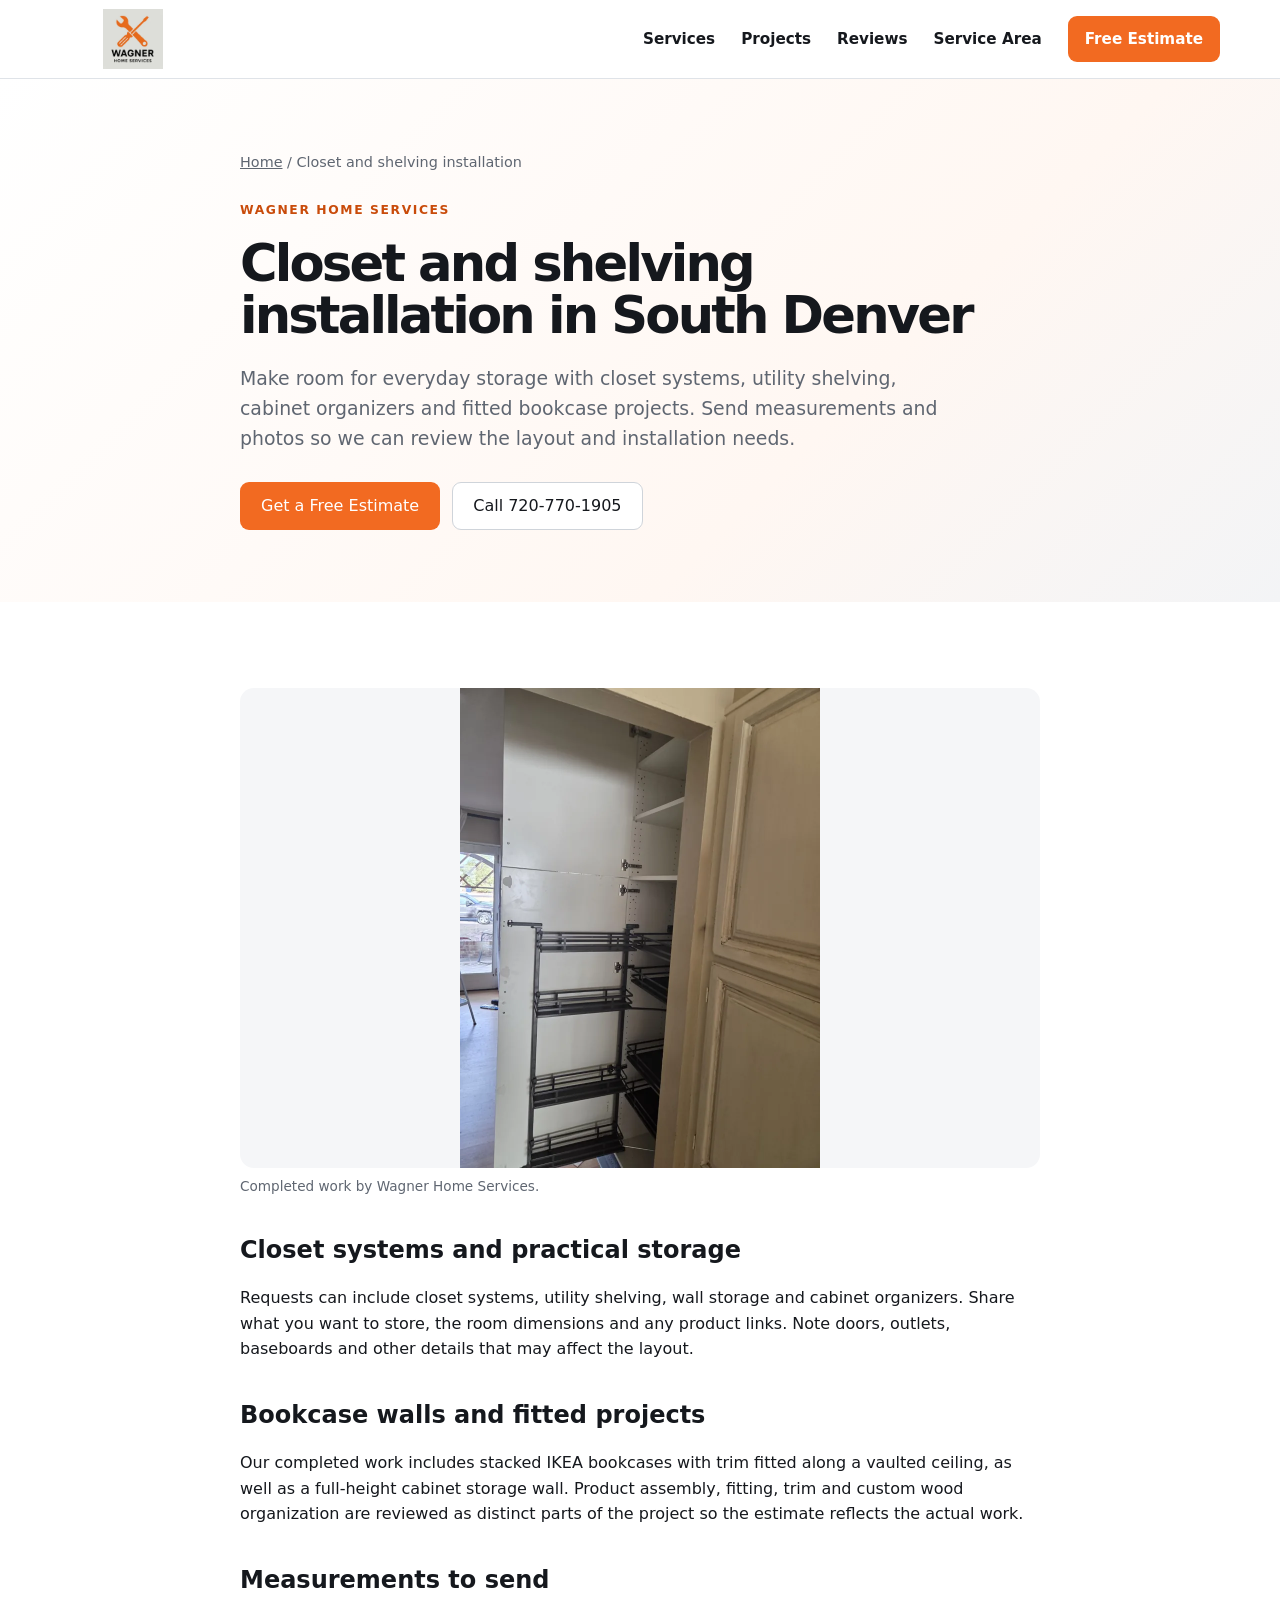
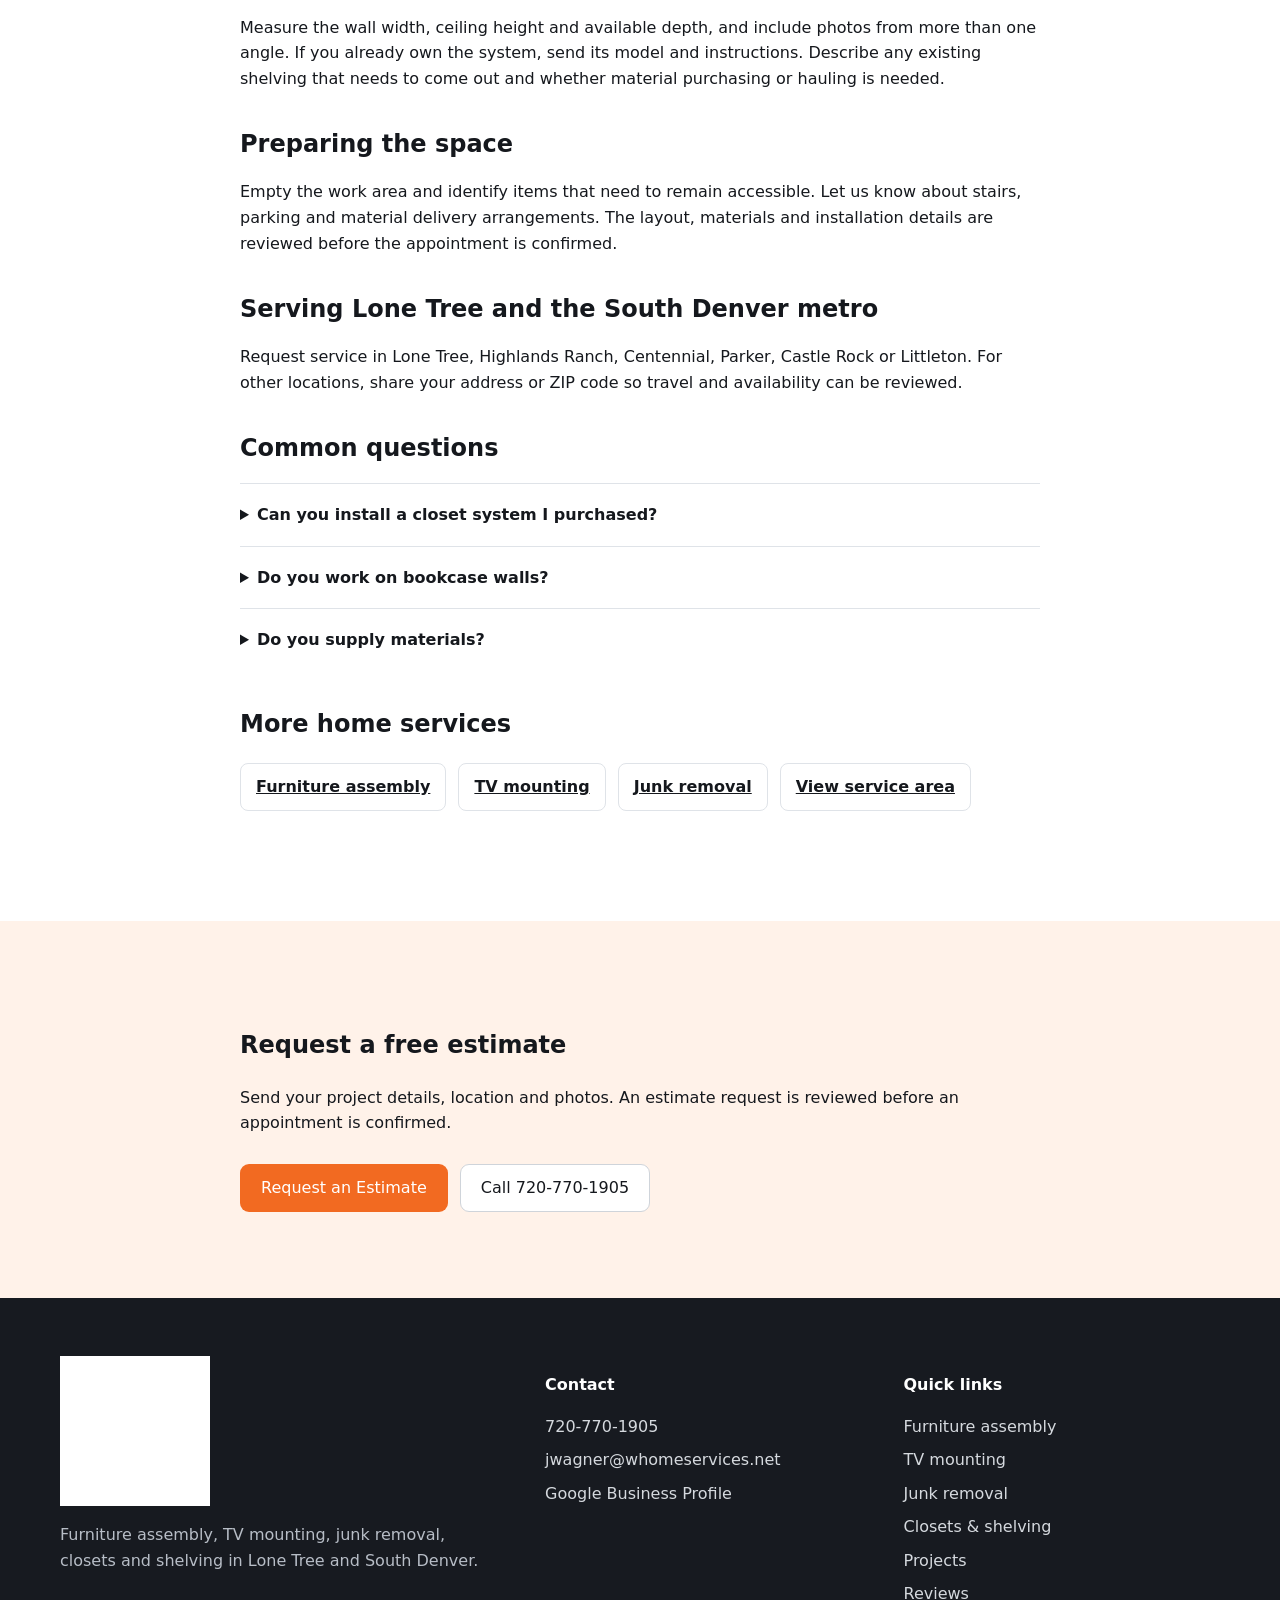
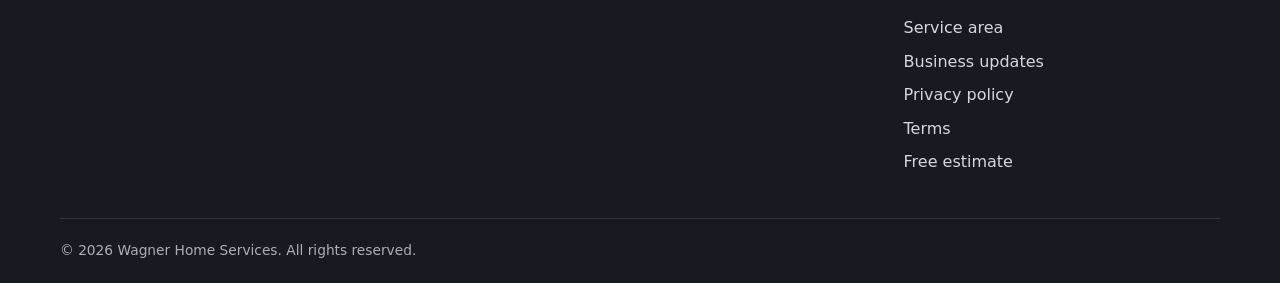
<file: closets-shelving.html>
<!doctype html><html lang="en"><head><meta charset="utf-8"><meta name="viewport" content="width=device-width, initial-scale=1"><title>Closet &amp; Shelving Installation in Lone Tree | Wagner Home Services</title>
 <meta name="description" content="Closet systems, utility shelves, cabinet organizers and fitted bookcase projects in Lone Tree, Highlands Ranch, Parker and Castle Rock. Request a free estimate.">
 <link rel="canonical" href="https://whomeservices.net/closets-shelving.html">
 <meta property="og:title" content="Closet &amp; Shelving Installation in Lone Tree | Wagner Home Services"><meta property="og:description" content="Closet systems, utility shelves, cabinet organizers and fitted bookcase projects in Lone Tree, Highlands Ranch, Parker and Castle Rock. Request a free estimate.">
 <meta property="og:type" content="website"><meta property="og:url" content="https://whomeservices.net/closets-shelving.html"><meta property="og:site_name" content="Wagner Home Services">
 <meta property="og:locale" content="en_US"><meta property="og:image" content="https://whomeservices.net/image/projects/brook_bookcase.webp"><meta property="og:image:alt" content="IKEA bookcase wall with custom trim by Wagner Home Services">
 <meta name="twitter:card" content="summary_large_image"><link rel="icon" href="image/logo.webp" type="image/webp"><meta name="theme-color" content="#f26a21"><link rel="stylesheet" href="style.css"><script type="application/ld+json">{"@context": "https://schema.org", "@graph": [{"@type": "Service", "@id": "https://whomeservices.net/closets-shelving.html#service", "name": "Closet and shelving installation", "url": "https://whomeservices.net/closets-shelving.html", "description": "Closet systems, utility shelves, cabinet organizers and fitted bookcase projects in Lone Tree, Highlands Ranch, Parker and Castle Rock. Request a free estimate.", "provider": {"@id": "https://whomeservices.net/#business"}, "areaServed": [{"@type": "Place", "name": "Lone Tree, Colorado"}, {"@type": "Place", "name": "Highlands Ranch, Colorado"}, {"@type": "Place", "name": "Centennial, Colorado"}, {"@type": "Place", "name": "Parker, Colorado"}, {"@type": "Place", "name": "Castle Rock, Colorado"}, {"@type": "Place", "name": "Littleton, Colorado"}, {"@type": "Place", "name": "South Denver, Colorado"}, {"@type": "Place", "name": "Colorado Springs, Colorado"}, {"@type": "Place", "name": "Pine, Colorado"}]}, {"@type": "HomeAndConstructionBusiness", "@id": "https://whomeservices.net/#business", "name": "Wagner Home Services", "url": "https://whomeservices.net/", "telephone": "+1-720-770-1905", "email": "jwagner@whomeservices.net", "logo": "https://whomeservices.net/image/logo.webp", "image": "https://whomeservices.net/image/projects/brook_bookcase.webp", "description": "Furniture assembly, TV mounting, junk removal, closet systems and shelving installation in Lone Tree and the South Denver metro.", "sameAs": ["https://maps.app.goo.gl/wkq131nkURtGGpyy5"], "areaServed": [{"@type": "Place", "name": "Lone Tree, Colorado"}, {"@type": "Place", "name": "Highlands Ranch, Colorado"}, {"@type": "Place", "name": "Centennial, Colorado"}, {"@type": "Place", "name": "Parker, Colorado"}, {"@type": "Place", "name": "Castle Rock, Colorado"}, {"@type": "Place", "name": "Littleton, Colorado"}, {"@type": "Place", "name": "South Denver, Colorado"}, {"@type": "Place", "name": "Colorado Springs, Colorado"}, {"@type": "Place", "name": "Pine, Colorado"}], "openingHoursSpecification": [{"@type": "OpeningHoursSpecification", "dayOfWeek": ["Monday", "Tuesday", "Wednesday"], "opens": "07:00", "closes": "19:00"}, {"@type": "OpeningHoursSpecification", "dayOfWeek": ["Saturday", "Sunday"], "opens": "09:00", "closes": "18:00"}]}, {"@type": "BreadcrumbList", "itemListElement": [{"@type": "ListItem", "position": 1, "name": "Home", "item": "https://whomeservices.net/"}, {"@type": "ListItem", "position": 2, "name": "Closet and shelving installation", "item": "https://whomeservices.net/closets-shelving.html"}]}]}</script></head><body><a class="skip-link" href="#main">Skip to content</a><header class="site-header">
    <div class="container nav-wrap">
      <a class="brand" href="index.html#top" aria-label="Wagner Home Services home"><img src="image/logo.webp" alt="Wagner Home Services logo" width="320" height="320" decoding="async"></a>
      <button class="menu-button" type="button" aria-expanded="false" aria-controls="site-nav">Menu</button>
      <nav id="site-nav" class="site-nav" aria-label="Primary navigation">
        <a href="index.html#services">Services</a>
        <a href="index.html#projects">Projects</a>
        <a href="index.html#reviews">Reviews</a>
        <a href="service-areas.html">Service Area</a>
        <a href="index.html#estimate" class="nav-cta">Free Estimate</a>
      </nav>
    </div>
  </header><main id="main"><section class="hero hero-compact"><div class="container narrow"><nav class="breadcrumbs" aria-label="Breadcrumb"><a href="index.html">Home</a> / Closet and shelving installation</nav><span class="eyebrow">Wagner Home Services</span><h1>Closet and shelving installation in South Denver</h1><p class="lead">Make room for everyday storage with closet systems, utility shelving, cabinet organizers and fitted bookcase projects. Send measurements and photos so we can review the layout and installation needs.</p><div class="button-row"><a class="button button-primary" href="index.html#estimate">Get a Free Estimate</a><a class="button button-light" href="tel:7207701905">Call 720-770-1905</a></div></div></section><section class="section"><div class="container narrow service-content"><figure class="service-photo"><img src="image/projects/cabinet-install.webp" alt="Full-height cabinet storage wall installed by Wagner Home Services" width="720" height="960" decoding="async" loading="lazy"><figcaption>Completed work by Wagner Home Services.</figcaption></figure><h2>Closet systems and practical storage</h2><p>Requests can include closet systems, utility shelving, wall storage and cabinet organizers. Share what you want to store, the room dimensions and any product links. Note doors, outlets, baseboards and other details that may affect the layout.</p><h2>Bookcase walls and fitted projects</h2><p>Our completed work includes stacked IKEA bookcases with trim fitted along a vaulted ceiling, as well as a full-height cabinet storage wall. Product assembly, fitting, trim and custom wood organization are reviewed as distinct parts of the project so the estimate reflects the actual work.</p><h2>Measurements to send</h2><p>Measure the wall width, ceiling height and available depth, and include photos from more than one angle. If you already own the system, send its model and instructions. Describe any existing shelving that needs to come out and whether material purchasing or hauling is needed.</p><h2>Preparing the space</h2><p>Empty the work area and identify items that need to remain accessible. Let us know about stairs, parking and material delivery arrangements. The layout, materials and installation details are reviewed before the appointment is confirmed.</p><h2>Serving Lone Tree and the South Denver metro</h2><p>Request service in Lone Tree, Highlands Ranch, Centennial, Parker, Castle Rock or Littleton. For other locations, share your address or ZIP code so travel and availability can be reviewed.</p><h2>Common questions</h2><details><summary>Can you install a closet system I purchased?</summary><p>Send the model, product link, instructions and room measurements so we can review the installation.</p></details><details><summary>Do you work on bookcase walls?</summary><p>Yes. Our gallery includes an IKEA BILLY bookcase wall fitted with trim along a vaulted ceiling. Send photos and dimensions of your proposed project.</p></details><details><summary>Do you supply materials?</summary><p>Material purchasing depends on the project. We keep some materials on hand; include the system and any trim or shelf requirements in your request.</p></details><h2>More home services</h2><div class="service-links"><a href="furniture-assembly.html">Furniture assembly</a><a href="tv-mounting.html">TV mounting</a><a href="junk-removal.html">Junk removal</a><a href="service-areas.html">View service area</a></div></div></section><section class="section section-accent"><div class="container narrow"><h2>Request a free estimate</h2><p>Send your project details, location and photos. An estimate request is reviewed before an appointment is confirmed.</p><div class="button-row"><a class="button button-primary" href="index.html#estimate">Request an Estimate</a><a class="button button-outline" href="tel:7207701905">Call 720-770-1905</a></div></div></section></main><footer class="site-footer">
    <div class="container footer-grid">
      <div><img src="image/logo.webp" alt="Wagner Home Services" width="320" height="320" decoding="async"><p>Furniture assembly, TV mounting, junk removal, closets and shelving in Lone Tree and South Denver.</p></div>
      <div><h3>Contact</h3><a href="tel:7207701905">720-770-1905</a><a href="mailto:jwagner@whomeservices.net">jwagner@whomeservices.net</a><a href="https://maps.app.goo.gl/wkq131nkURtGGpyy5?g_st=ac" target="_blank" rel="noopener">Google Business Profile</a></div>
      <div><h3>Quick links</h3><a href="furniture-assembly.html">Furniture assembly</a><a href="tv-mounting.html">TV mounting</a><a href="junk-removal.html">Junk removal</a><a href="closets-shelving.html">Closets &amp; shelving</a><a href="index.html#projects">Projects</a><a href="index.html#reviews">Reviews</a><a href="service-areas.html">Service area</a><a href="updates.html">Business updates</a><a href="privacy.html">Privacy policy</a><a href="terms.html">Terms</a><a href="index.html#estimate">Free estimate</a></div>
    </div>
    <div class="container copyright">© <span id="year"></span> Wagner Home Services. All rights reserved.</div>
  </footer><script src="script.js" defer></script></body></html>
</file>
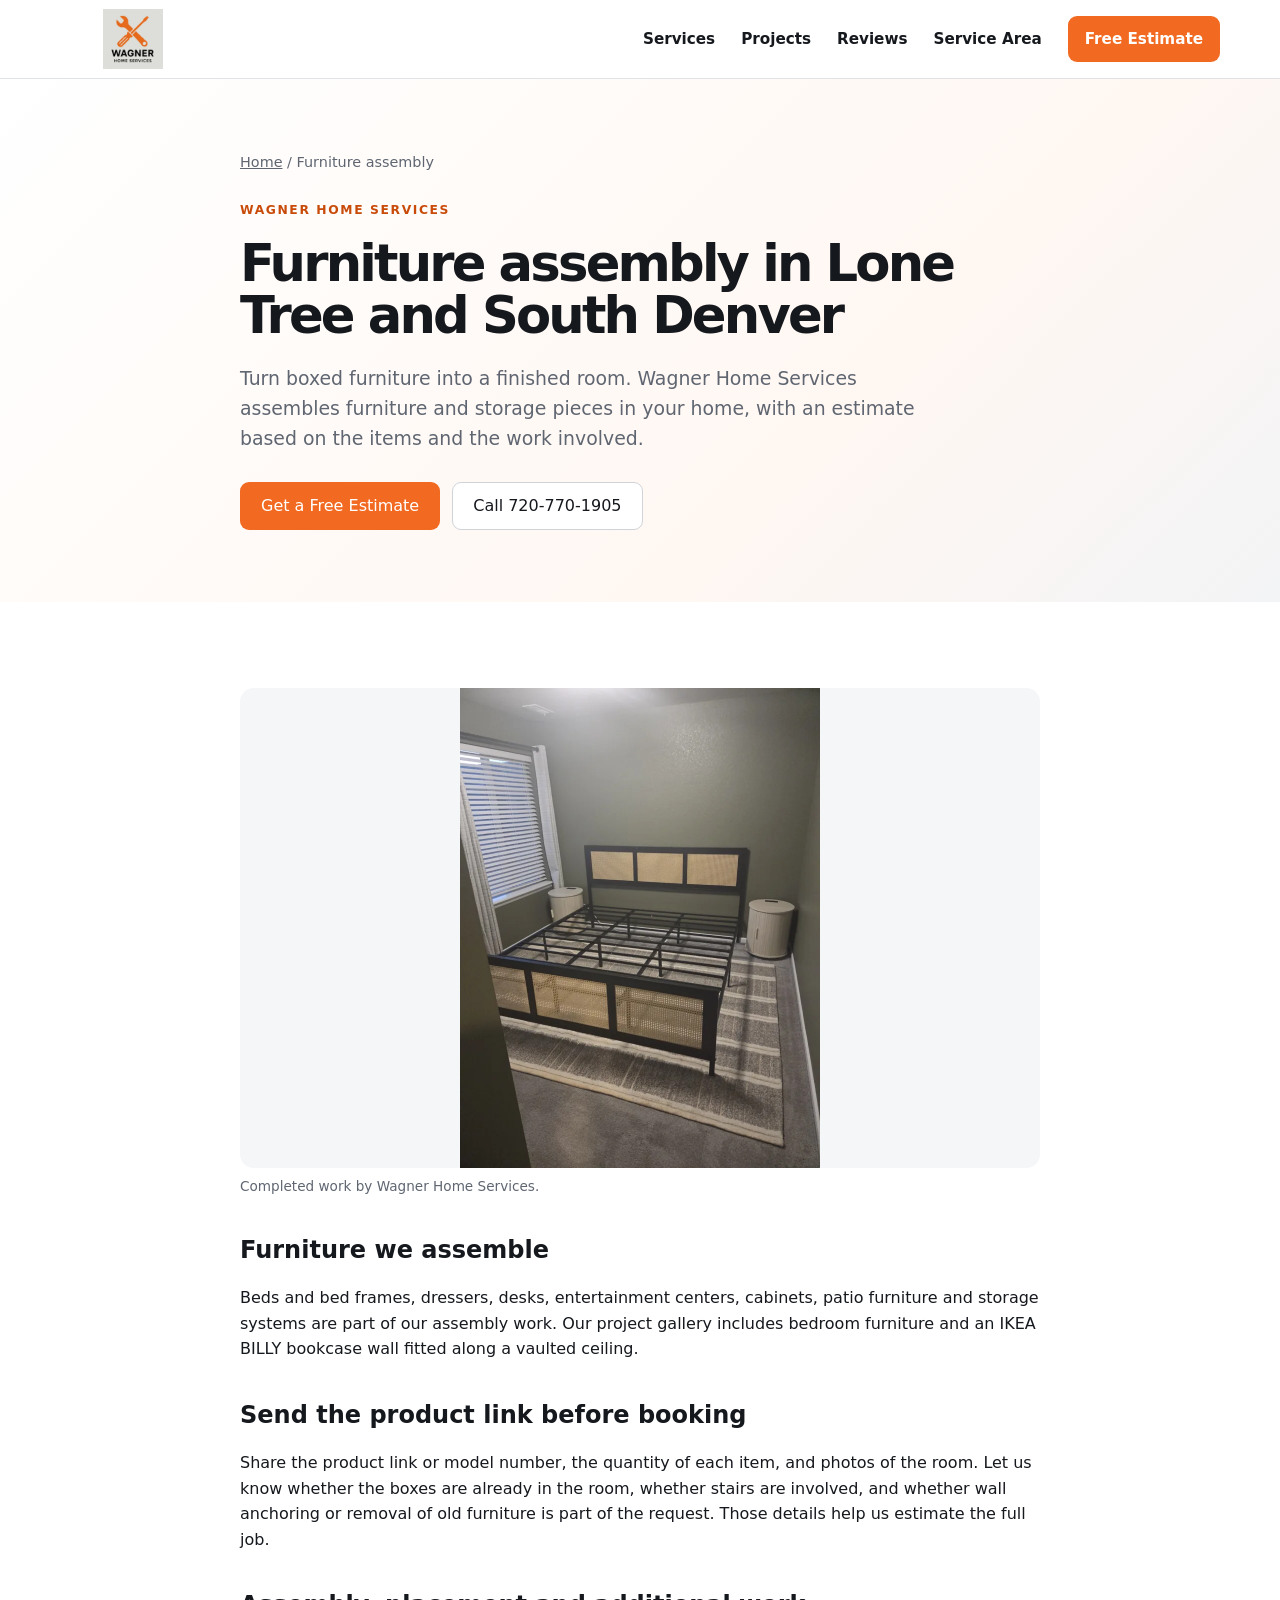
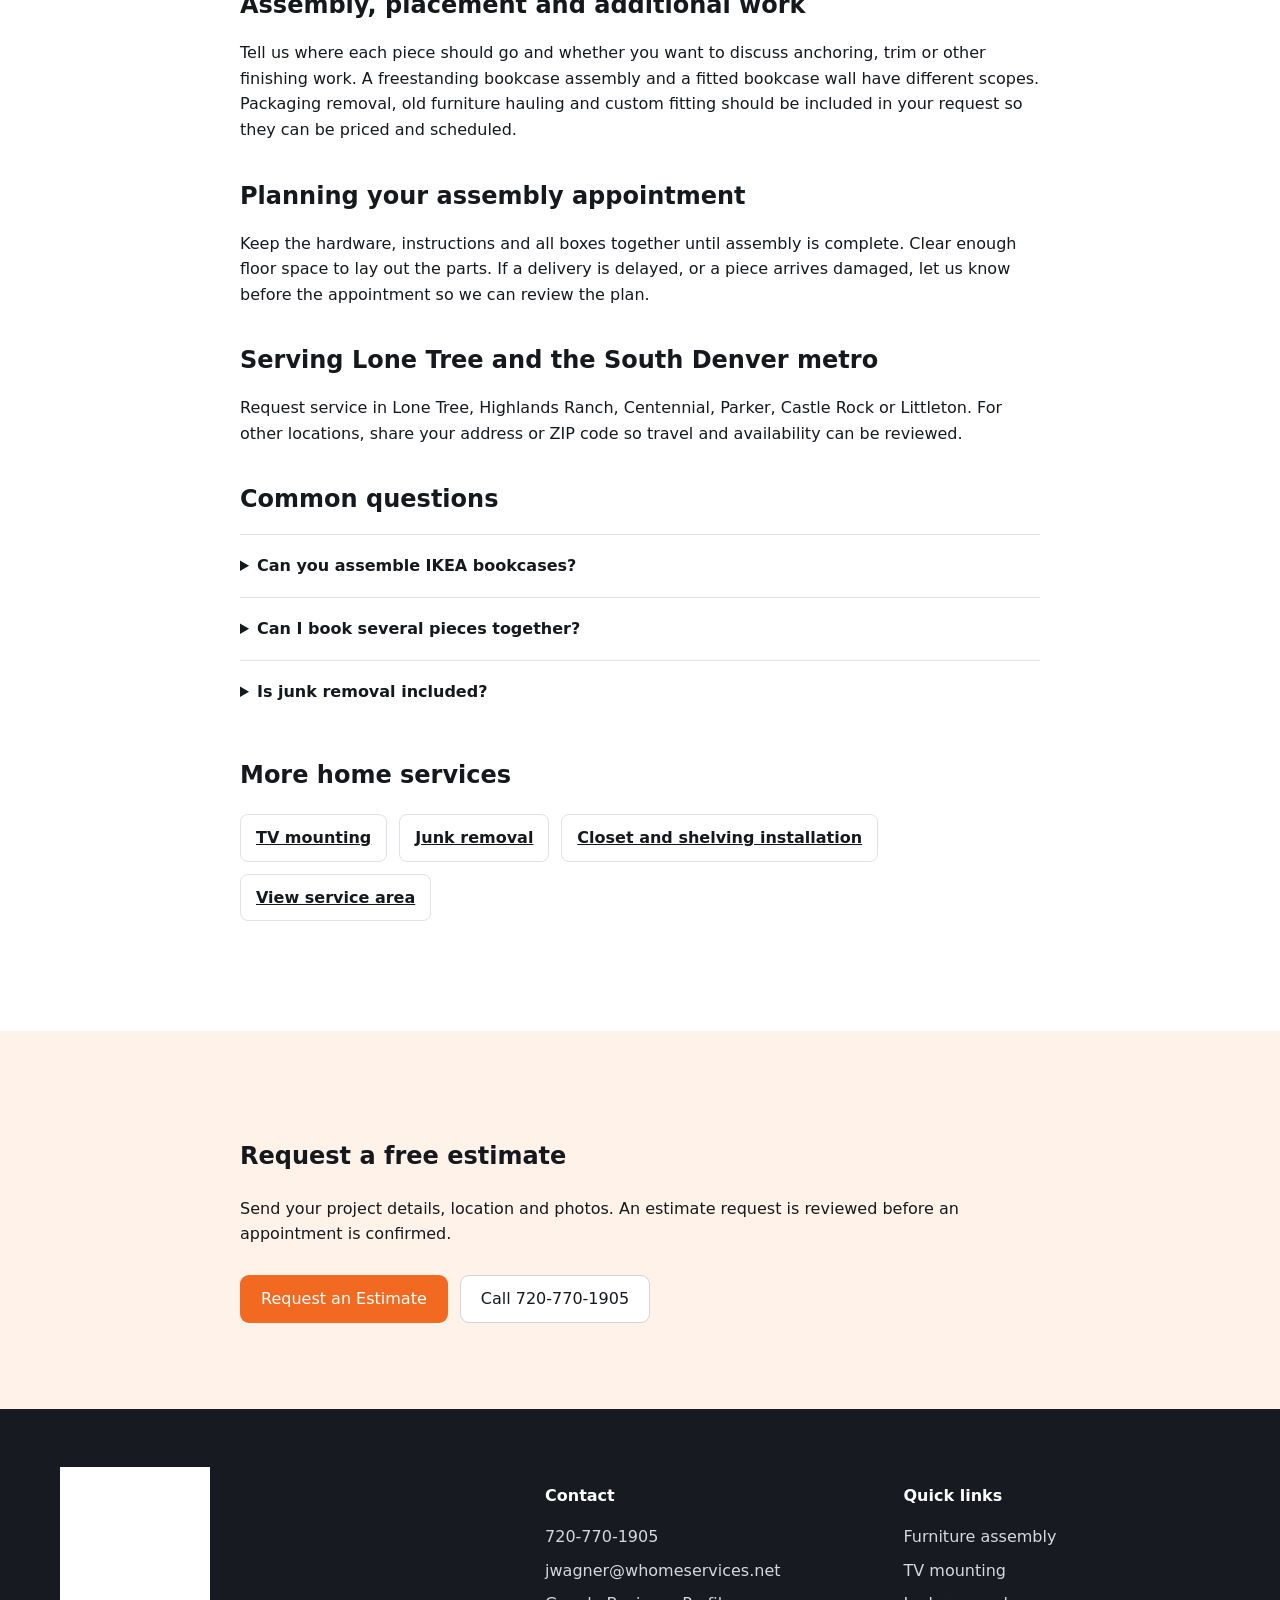
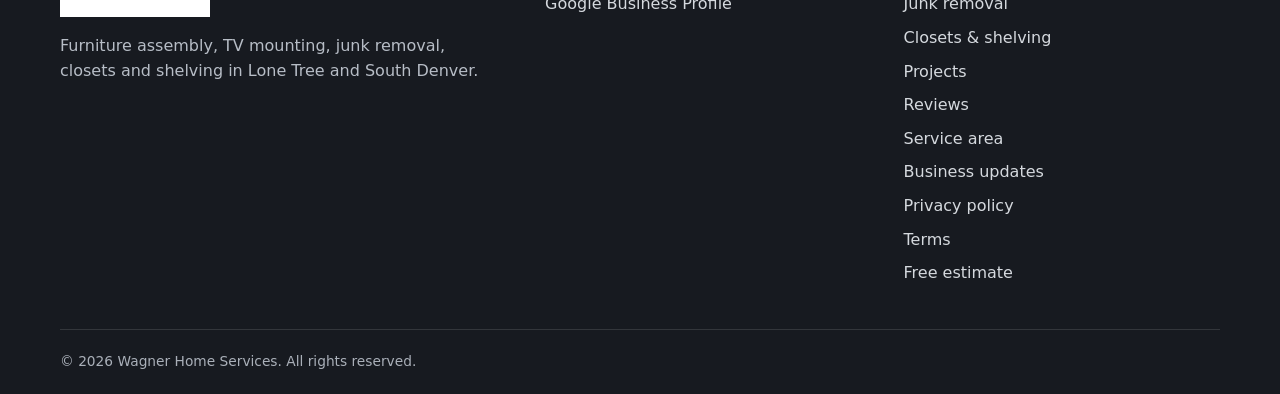
<file: furniture-assembly.html>
<!doctype html><html lang="en"><head><meta charset="utf-8"><meta name="viewport" content="width=device-width, initial-scale=1"><title>Furniture Assembly in Lone Tree &amp; South Denver | Wagner</title>
 <meta name="description" content="Get help assembling beds, dressers, desks, IKEA bookcases and patio furniture in Lone Tree, Highlands Ranch, Parker and Castle Rock. Request a free estimate.">
 <link rel="canonical" href="https://whomeservices.net/furniture-assembly.html">
 <meta property="og:title" content="Furniture Assembly in Lone Tree &amp; South Denver | Wagner"><meta property="og:description" content="Get help assembling beds, dressers, desks, IKEA bookcases and patio furniture in Lone Tree, Highlands Ranch, Parker and Castle Rock. Request a free estimate.">
 <meta property="og:type" content="website"><meta property="og:url" content="https://whomeservices.net/furniture-assembly.html"><meta property="og:site_name" content="Wagner Home Services">
 <meta property="og:locale" content="en_US"><meta property="og:image" content="https://whomeservices.net/image/projects/brook_bookcase.webp"><meta property="og:image:alt" content="IKEA bookcase wall with custom trim by Wagner Home Services">
 <meta name="twitter:card" content="summary_large_image"><link rel="icon" href="image/logo.webp" type="image/webp"><meta name="theme-color" content="#f26a21"><link rel="stylesheet" href="style.css"><script type="application/ld+json">{"@context": "https://schema.org", "@graph": [{"@type": "Service", "@id": "https://whomeservices.net/furniture-assembly.html#service", "name": "Furniture assembly", "url": "https://whomeservices.net/furniture-assembly.html", "description": "Get help assembling beds, dressers, desks, IKEA bookcases and patio furniture in Lone Tree, Highlands Ranch, Parker and Castle Rock. Request a free estimate.", "provider": {"@id": "https://whomeservices.net/#business"}, "areaServed": [{"@type": "Place", "name": "Lone Tree, Colorado"}, {"@type": "Place", "name": "Highlands Ranch, Colorado"}, {"@type": "Place", "name": "Centennial, Colorado"}, {"@type": "Place", "name": "Parker, Colorado"}, {"@type": "Place", "name": "Castle Rock, Colorado"}, {"@type": "Place", "name": "Littleton, Colorado"}, {"@type": "Place", "name": "South Denver, Colorado"}, {"@type": "Place", "name": "Colorado Springs, Colorado"}, {"@type": "Place", "name": "Pine, Colorado"}]}, {"@type": "HomeAndConstructionBusiness", "@id": "https://whomeservices.net/#business", "name": "Wagner Home Services", "url": "https://whomeservices.net/", "telephone": "+1-720-770-1905", "email": "jwagner@whomeservices.net", "logo": "https://whomeservices.net/image/logo.webp", "image": "https://whomeservices.net/image/projects/brook_bookcase.webp", "description": "Furniture assembly, TV mounting, junk removal, closet systems and shelving installation in Lone Tree and the South Denver metro.", "sameAs": ["https://maps.app.goo.gl/wkq131nkURtGGpyy5"], "areaServed": [{"@type": "Place", "name": "Lone Tree, Colorado"}, {"@type": "Place", "name": "Highlands Ranch, Colorado"}, {"@type": "Place", "name": "Centennial, Colorado"}, {"@type": "Place", "name": "Parker, Colorado"}, {"@type": "Place", "name": "Castle Rock, Colorado"}, {"@type": "Place", "name": "Littleton, Colorado"}, {"@type": "Place", "name": "South Denver, Colorado"}, {"@type": "Place", "name": "Colorado Springs, Colorado"}, {"@type": "Place", "name": "Pine, Colorado"}], "openingHoursSpecification": [{"@type": "OpeningHoursSpecification", "dayOfWeek": ["Monday", "Tuesday", "Wednesday"], "opens": "07:00", "closes": "19:00"}, {"@type": "OpeningHoursSpecification", "dayOfWeek": ["Saturday", "Sunday"], "opens": "09:00", "closes": "18:00"}]}, {"@type": "BreadcrumbList", "itemListElement": [{"@type": "ListItem", "position": 1, "name": "Home", "item": "https://whomeservices.net/"}, {"@type": "ListItem", "position": 2, "name": "Furniture assembly", "item": "https://whomeservices.net/furniture-assembly.html"}]}]}</script></head><body><a class="skip-link" href="#main">Skip to content</a><header class="site-header">
    <div class="container nav-wrap">
      <a class="brand" href="index.html#top" aria-label="Wagner Home Services home"><img src="image/logo.webp" alt="Wagner Home Services logo" width="320" height="320" decoding="async"></a>
      <button class="menu-button" type="button" aria-expanded="false" aria-controls="site-nav">Menu</button>
      <nav id="site-nav" class="site-nav" aria-label="Primary navigation">
        <a href="index.html#services">Services</a>
        <a href="index.html#projects">Projects</a>
        <a href="index.html#reviews">Reviews</a>
        <a href="service-areas.html">Service Area</a>
        <a href="index.html#estimate" class="nav-cta">Free Estimate</a>
      </nav>
    </div>
  </header><main id="main"><section class="hero hero-compact"><div class="container narrow"><nav class="breadcrumbs" aria-label="Breadcrumb"><a href="index.html">Home</a> / Furniture assembly</nav><span class="eyebrow">Wagner Home Services</span><h1>Furniture assembly in Lone Tree and South Denver</h1><p class="lead">Turn boxed furniture into a finished room. Wagner Home Services assembles furniture and storage pieces in your home, with an estimate based on the items and the work involved.</p><div class="button-row"><a class="button button-primary" href="index.html#estimate">Get a Free Estimate</a><a class="button button-light" href="tel:7207701905">Call 720-770-1905</a></div></div></section><section class="section"><div class="container narrow service-content"><figure class="service-photo"><img src="image/projects/bed-assembly-1.webp" alt="Completed bed frame assembled by Wagner Home Services" width="720" height="960" decoding="async" loading="lazy"><figcaption>Completed work by Wagner Home Services.</figcaption></figure><h2>Furniture we assemble</h2><p>Beds and bed frames, dressers, desks, entertainment centers, cabinets, patio furniture and storage systems are part of our assembly work. Our project gallery includes bedroom furniture and an IKEA BILLY bookcase wall fitted along a vaulted ceiling.</p><h2>Send the product link before booking</h2><p>Share the product link or model number, the quantity of each item, and photos of the room. Let us know whether the boxes are already in the room, whether stairs are involved, and whether wall anchoring or removal of old furniture is part of the request. Those details help us estimate the full job.</p><h2>Assembly, placement and additional work</h2><p>Tell us where each piece should go and whether you want to discuss anchoring, trim or other finishing work. A freestanding bookcase assembly and a fitted bookcase wall have different scopes. Packaging removal, old furniture hauling and custom fitting should be included in your request so they can be priced and scheduled.</p><h2>Planning your assembly appointment</h2><p>Keep the hardware, instructions and all boxes together until assembly is complete. Clear enough floor space to lay out the parts. If a delivery is delayed, or a piece arrives damaged, let us know before the appointment so we can review the plan.</p><h2>Serving Lone Tree and the South Denver metro</h2><p>Request service in Lone Tree, Highlands Ranch, Centennial, Parker, Castle Rock or Littleton. For other locations, share your address or ZIP code so travel and availability can be reviewed.</p><h2>Common questions</h2><details><summary>Can you assemble IKEA bookcases?</summary><p>Yes. Our completed projects include an IKEA BILLY bookcase wall. Send the models, quantities and any trim or anchoring requirements for an estimate.</p></details><details><summary>Can I book several pieces together?</summary><p>Yes. Include each product link and quantity in one request so the estimate covers the complete list.</p></details><details><summary>Is junk removal included?</summary><p>Include packaging or old furniture removal in your request. Assembly and hauling needs are reviewed together before scheduling.</p></details><h2>More home services</h2><div class="service-links"><a href="tv-mounting.html">TV mounting</a><a href="junk-removal.html">Junk removal</a><a href="closets-shelving.html">Closet and shelving installation</a><a href="service-areas.html">View service area</a></div></div></section><section class="section section-accent"><div class="container narrow"><h2>Request a free estimate</h2><p>Send your project details, location and photos. An estimate request is reviewed before an appointment is confirmed.</p><div class="button-row"><a class="button button-primary" href="index.html#estimate">Request an Estimate</a><a class="button button-outline" href="tel:7207701905">Call 720-770-1905</a></div></div></section></main><footer class="site-footer">
    <div class="container footer-grid">
      <div><img src="image/logo.webp" alt="Wagner Home Services" width="320" height="320" decoding="async"><p>Furniture assembly, TV mounting, junk removal, closets and shelving in Lone Tree and South Denver.</p></div>
      <div><h3>Contact</h3><a href="tel:7207701905">720-770-1905</a><a href="mailto:jwagner@whomeservices.net">jwagner@whomeservices.net</a><a href="https://maps.app.goo.gl/wkq131nkURtGGpyy5?g_st=ac" target="_blank" rel="noopener">Google Business Profile</a></div>
      <div><h3>Quick links</h3><a href="furniture-assembly.html">Furniture assembly</a><a href="tv-mounting.html">TV mounting</a><a href="junk-removal.html">Junk removal</a><a href="closets-shelving.html">Closets &amp; shelving</a><a href="index.html#projects">Projects</a><a href="index.html#reviews">Reviews</a><a href="service-areas.html">Service area</a><a href="updates.html">Business updates</a><a href="privacy.html">Privacy policy</a><a href="terms.html">Terms</a><a href="index.html#estimate">Free estimate</a></div>
    </div>
    <div class="container copyright">© <span id="year"></span> Wagner Home Services. All rights reserved.</div>
  </footer><script src="script.js" defer></script></body></html>
</file>
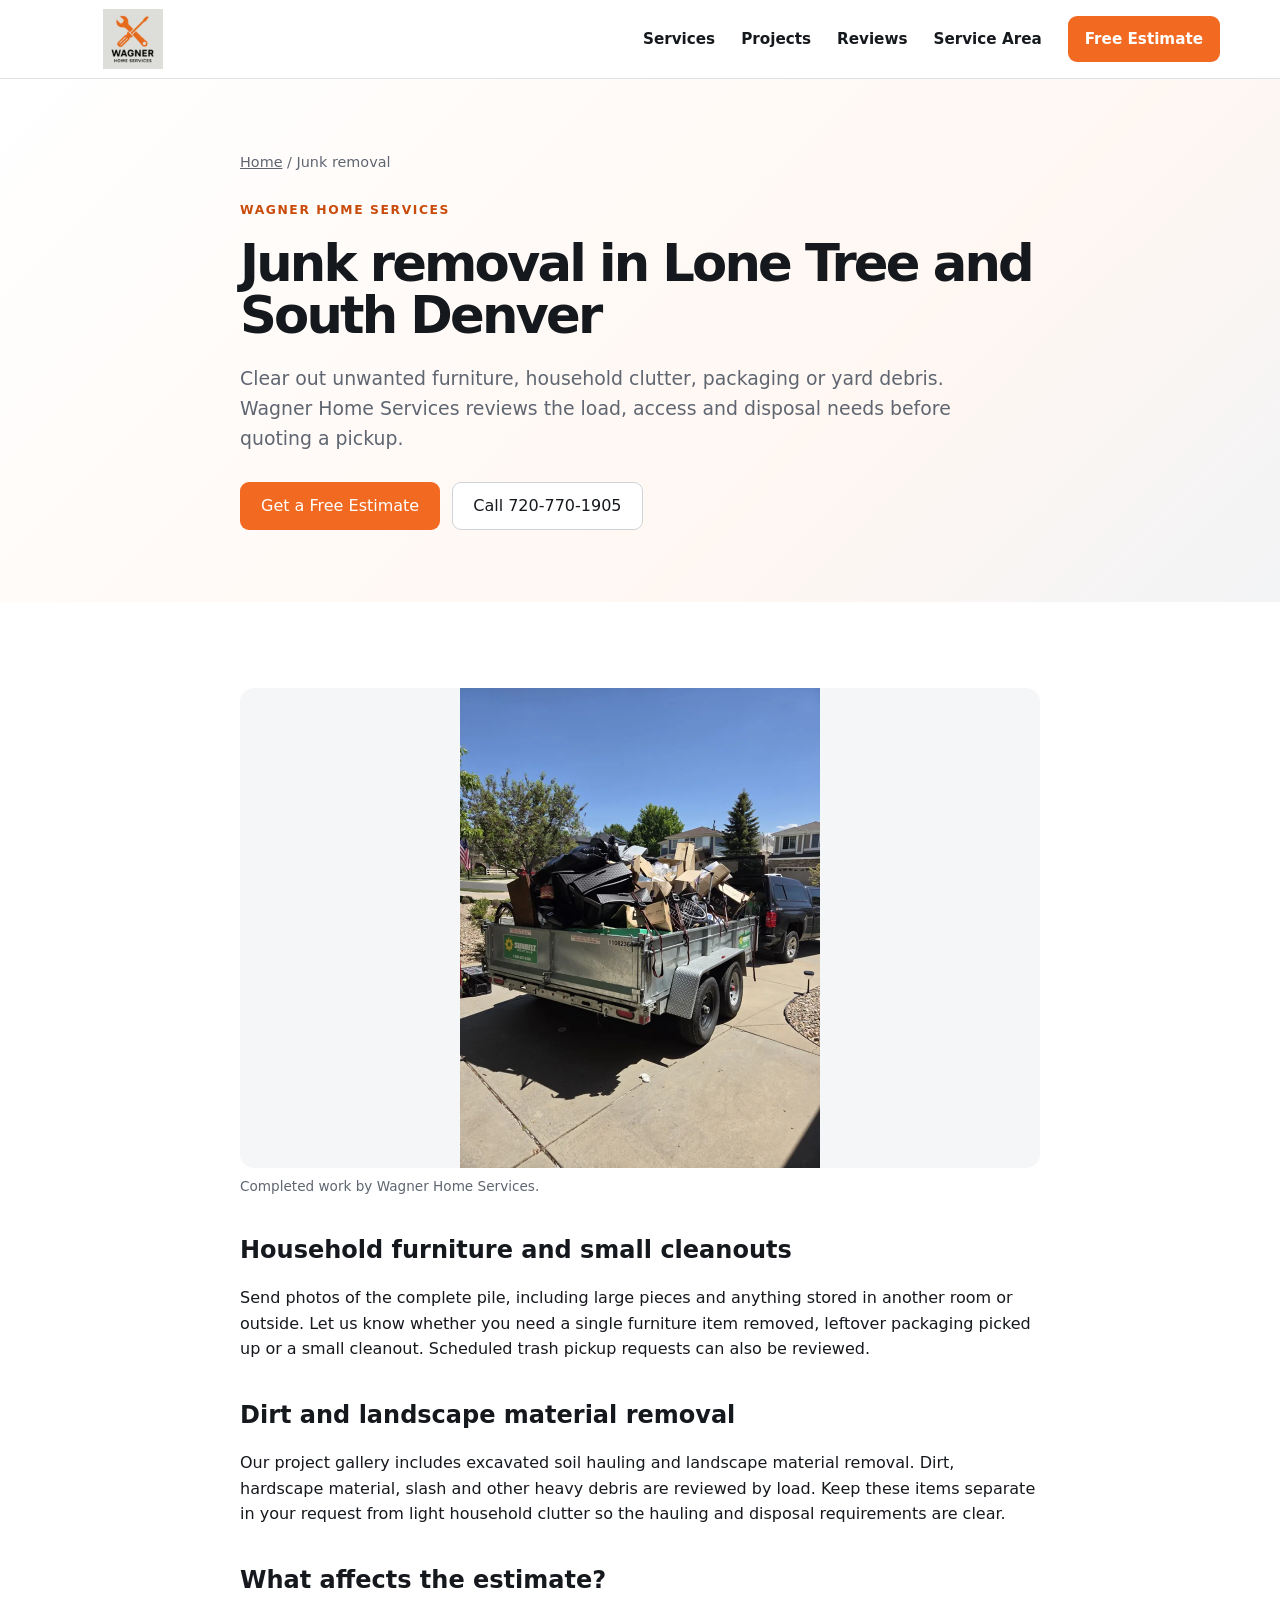
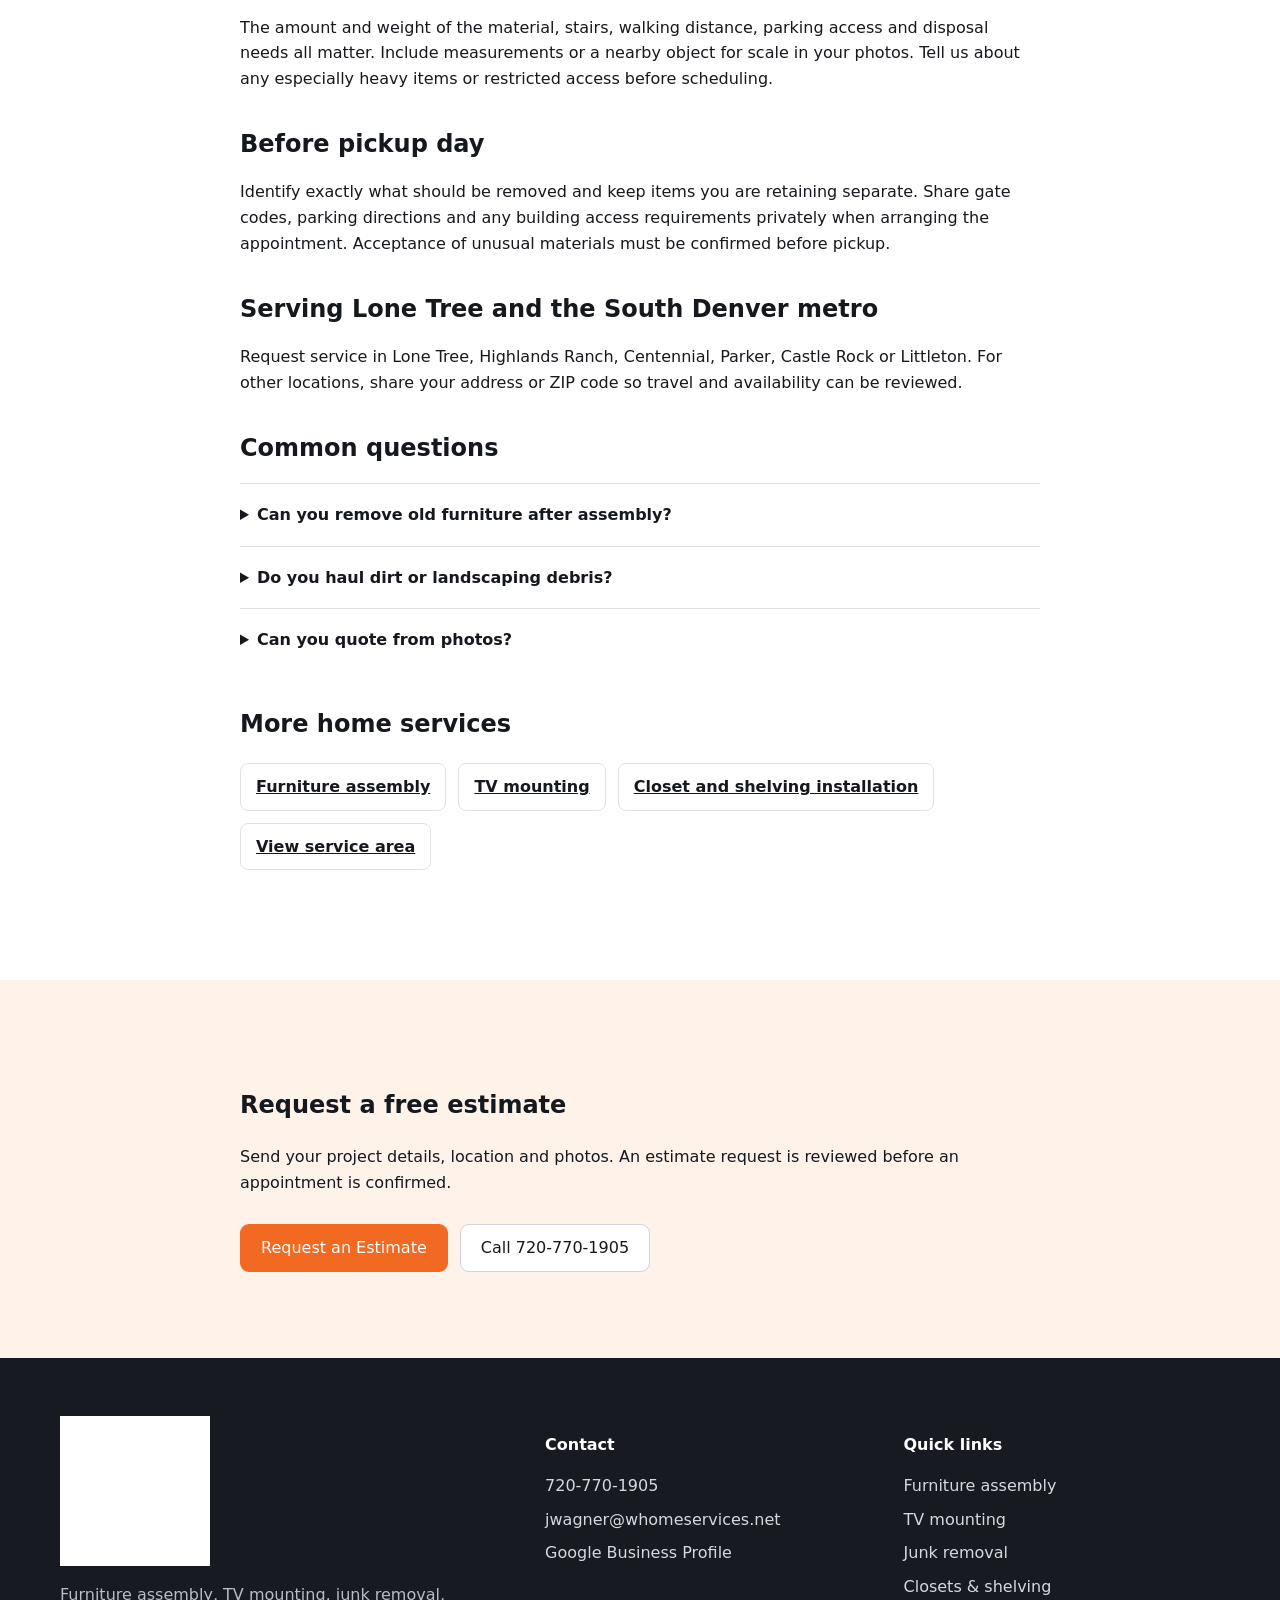
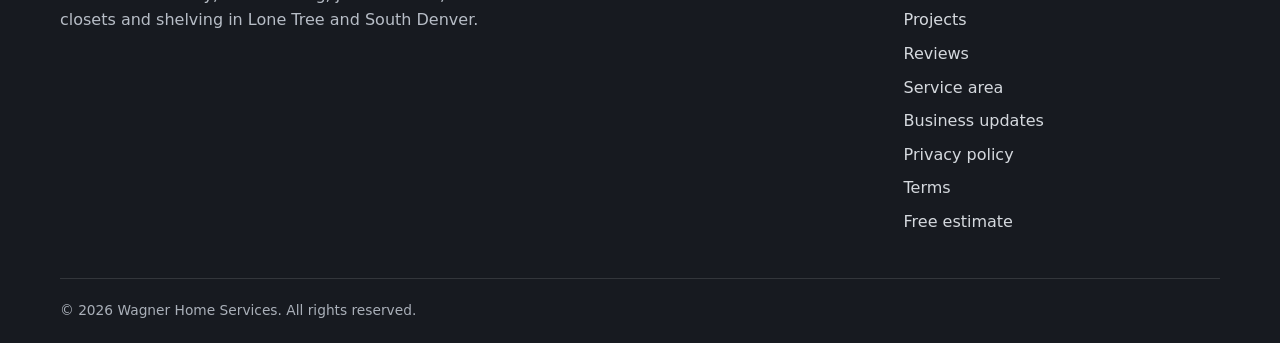
<file: junk-removal.html>
<!doctype html><html lang="en"><head><meta charset="utf-8"><meta name="viewport" content="width=device-width, initial-scale=1"><title>Junk Removal in Lone Tree &amp; South Denver | Wagner Home Services</title>
 <meta name="description" content="Furniture removal, household junk hauling, packaging and yard debris pickup in Lone Tree, Highlands Ranch, Parker and Castle Rock. Send photos for a free estimate.">
 <link rel="canonical" href="https://whomeservices.net/junk-removal.html">
 <meta property="og:title" content="Junk Removal in Lone Tree &amp; South Denver | Wagner Home Services"><meta property="og:description" content="Furniture removal, household junk hauling, packaging and yard debris pickup in Lone Tree, Highlands Ranch, Parker and Castle Rock. Send photos for a free estimate.">
 <meta property="og:type" content="website"><meta property="og:url" content="https://whomeservices.net/junk-removal.html"><meta property="og:site_name" content="Wagner Home Services">
 <meta property="og:locale" content="en_US"><meta property="og:image" content="https://whomeservices.net/image/projects/brook_bookcase.webp"><meta property="og:image:alt" content="IKEA bookcase wall with custom trim by Wagner Home Services">
 <meta name="twitter:card" content="summary_large_image"><link rel="icon" href="image/logo.webp" type="image/webp"><meta name="theme-color" content="#f26a21"><link rel="stylesheet" href="style.css"><script type="application/ld+json">{"@context": "https://schema.org", "@graph": [{"@type": "Service", "@id": "https://whomeservices.net/junk-removal.html#service", "name": "Junk removal", "url": "https://whomeservices.net/junk-removal.html", "description": "Furniture removal, household junk hauling, packaging and yard debris pickup in Lone Tree, Highlands Ranch, Parker and Castle Rock. Send photos for a free estimate.", "provider": {"@id": "https://whomeservices.net/#business"}, "areaServed": [{"@type": "Place", "name": "Lone Tree, Colorado"}, {"@type": "Place", "name": "Highlands Ranch, Colorado"}, {"@type": "Place", "name": "Centennial, Colorado"}, {"@type": "Place", "name": "Parker, Colorado"}, {"@type": "Place", "name": "Castle Rock, Colorado"}, {"@type": "Place", "name": "Littleton, Colorado"}, {"@type": "Place", "name": "South Denver, Colorado"}, {"@type": "Place", "name": "Colorado Springs, Colorado"}, {"@type": "Place", "name": "Pine, Colorado"}]}, {"@type": "HomeAndConstructionBusiness", "@id": "https://whomeservices.net/#business", "name": "Wagner Home Services", "url": "https://whomeservices.net/", "telephone": "+1-720-770-1905", "email": "jwagner@whomeservices.net", "logo": "https://whomeservices.net/image/logo.webp", "image": "https://whomeservices.net/image/projects/brook_bookcase.webp", "description": "Furniture assembly, TV mounting, junk removal, closet systems and shelving installation in Lone Tree and the South Denver metro.", "sameAs": ["https://maps.app.goo.gl/wkq131nkURtGGpyy5"], "areaServed": [{"@type": "Place", "name": "Lone Tree, Colorado"}, {"@type": "Place", "name": "Highlands Ranch, Colorado"}, {"@type": "Place", "name": "Centennial, Colorado"}, {"@type": "Place", "name": "Parker, Colorado"}, {"@type": "Place", "name": "Castle Rock, Colorado"}, {"@type": "Place", "name": "Littleton, Colorado"}, {"@type": "Place", "name": "South Denver, Colorado"}, {"@type": "Place", "name": "Colorado Springs, Colorado"}, {"@type": "Place", "name": "Pine, Colorado"}], "openingHoursSpecification": [{"@type": "OpeningHoursSpecification", "dayOfWeek": ["Monday", "Tuesday", "Wednesday"], "opens": "07:00", "closes": "19:00"}, {"@type": "OpeningHoursSpecification", "dayOfWeek": ["Saturday", "Sunday"], "opens": "09:00", "closes": "18:00"}]}, {"@type": "BreadcrumbList", "itemListElement": [{"@type": "ListItem", "position": 1, "name": "Home", "item": "https://whomeservices.net/"}, {"@type": "ListItem", "position": 2, "name": "Junk removal", "item": "https://whomeservices.net/junk-removal.html"}]}]}</script></head><body><a class="skip-link" href="#main">Skip to content</a><header class="site-header">
    <div class="container nav-wrap">
      <a class="brand" href="index.html#top" aria-label="Wagner Home Services home"><img src="image/logo.webp" alt="Wagner Home Services logo" width="320" height="320" decoding="async"></a>
      <button class="menu-button" type="button" aria-expanded="false" aria-controls="site-nav">Menu</button>
      <nav id="site-nav" class="site-nav" aria-label="Primary navigation">
        <a href="index.html#services">Services</a>
        <a href="index.html#projects">Projects</a>
        <a href="index.html#reviews">Reviews</a>
        <a href="service-areas.html">Service Area</a>
        <a href="index.html#estimate" class="nav-cta">Free Estimate</a>
      </nav>
    </div>
  </header><main id="main"><section class="hero hero-compact"><div class="container narrow"><nav class="breadcrumbs" aria-label="Breadcrumb"><a href="index.html">Home</a> / Junk removal</nav><span class="eyebrow">Wagner Home Services</span><h1>Junk removal in Lone Tree and South Denver</h1><p class="lead">Clear out unwanted furniture, household clutter, packaging or yard debris. Wagner Home Services reviews the load, access and disposal needs before quoting a pickup.</p><div class="button-row"><a class="button button-primary" href="index.html#estimate">Get a Free Estimate</a><a class="button button-light" href="tel:7207701905">Call 720-770-1905</a></div></div></section><section class="section"><div class="container narrow service-content"><figure class="service-photo"><img src="image/projects/junk-removal.webp" alt="Trailer loaded for a household junk removal project" width="720" height="960" decoding="async" loading="lazy"><figcaption>Completed work by Wagner Home Services.</figcaption></figure><h2>Household furniture and small cleanouts</h2><p>Send photos of the complete pile, including large pieces and anything stored in another room or outside. Let us know whether you need a single furniture item removed, leftover packaging picked up or a small cleanout. Scheduled trash pickup requests can also be reviewed.</p><h2>Dirt and landscape material removal</h2><p>Our project gallery includes excavated soil hauling and landscape material removal. Dirt, hardscape material, slash and other heavy debris are reviewed by load. Keep these items separate in your request from light household clutter so the hauling and disposal requirements are clear.</p><h2>What affects the estimate?</h2><p>The amount and weight of the material, stairs, walking distance, parking access and disposal needs all matter. Include measurements or a nearby object for scale in your photos. Tell us about any especially heavy items or restricted access before scheduling.</p><h2>Before pickup day</h2><p>Identify exactly what should be removed and keep items you are retaining separate. Share gate codes, parking directions and any building access requirements privately when arranging the appointment. Acceptance of unusual materials must be confirmed before pickup.</p><h2>Serving Lone Tree and the South Denver metro</h2><p>Request service in Lone Tree, Highlands Ranch, Centennial, Parker, Castle Rock or Littleton. For other locations, share your address or ZIP code so travel and availability can be reviewed.</p><h2>Common questions</h2><details><summary>Can you remove old furniture after assembly?</summary><p>Yes, furniture removal requests can be reviewed alongside an assembly job. Include photos and a list of the pieces to be removed.</p></details><details><summary>Do you haul dirt or landscaping debris?</summary><p>Yes. Dirt, hardscape material, slash and landscaping debris are reviewed by load, weight, access and disposal requirements.</p></details><details><summary>Can you quote from photos?</summary><p>Photos help us review the scope. Send clear views of the whole load and describe stairs, parking and any especially heavy items; the request is reviewed before confirmation.</p></details><h2>More home services</h2><div class="service-links"><a href="furniture-assembly.html">Furniture assembly</a><a href="tv-mounting.html">TV mounting</a><a href="closets-shelving.html">Closet and shelving installation</a><a href="service-areas.html">View service area</a></div></div></section><section class="section section-accent"><div class="container narrow"><h2>Request a free estimate</h2><p>Send your project details, location and photos. An estimate request is reviewed before an appointment is confirmed.</p><div class="button-row"><a class="button button-primary" href="index.html#estimate">Request an Estimate</a><a class="button button-outline" href="tel:7207701905">Call 720-770-1905</a></div></div></section></main><footer class="site-footer">
    <div class="container footer-grid">
      <div><img src="image/logo.webp" alt="Wagner Home Services" width="320" height="320" decoding="async"><p>Furniture assembly, TV mounting, junk removal, closets and shelving in Lone Tree and South Denver.</p></div>
      <div><h3>Contact</h3><a href="tel:7207701905">720-770-1905</a><a href="mailto:jwagner@whomeservices.net">jwagner@whomeservices.net</a><a href="https://maps.app.goo.gl/wkq131nkURtGGpyy5?g_st=ac" target="_blank" rel="noopener">Google Business Profile</a></div>
      <div><h3>Quick links</h3><a href="furniture-assembly.html">Furniture assembly</a><a href="tv-mounting.html">TV mounting</a><a href="junk-removal.html">Junk removal</a><a href="closets-shelving.html">Closets &amp; shelving</a><a href="index.html#projects">Projects</a><a href="index.html#reviews">Reviews</a><a href="service-areas.html">Service area</a><a href="updates.html">Business updates</a><a href="privacy.html">Privacy policy</a><a href="terms.html">Terms</a><a href="index.html#estimate">Free estimate</a></div>
    </div>
    <div class="container copyright">© <span id="year"></span> Wagner Home Services. All rights reserved.</div>
  </footer><script src="script.js" defer></script></body></html>
</file>
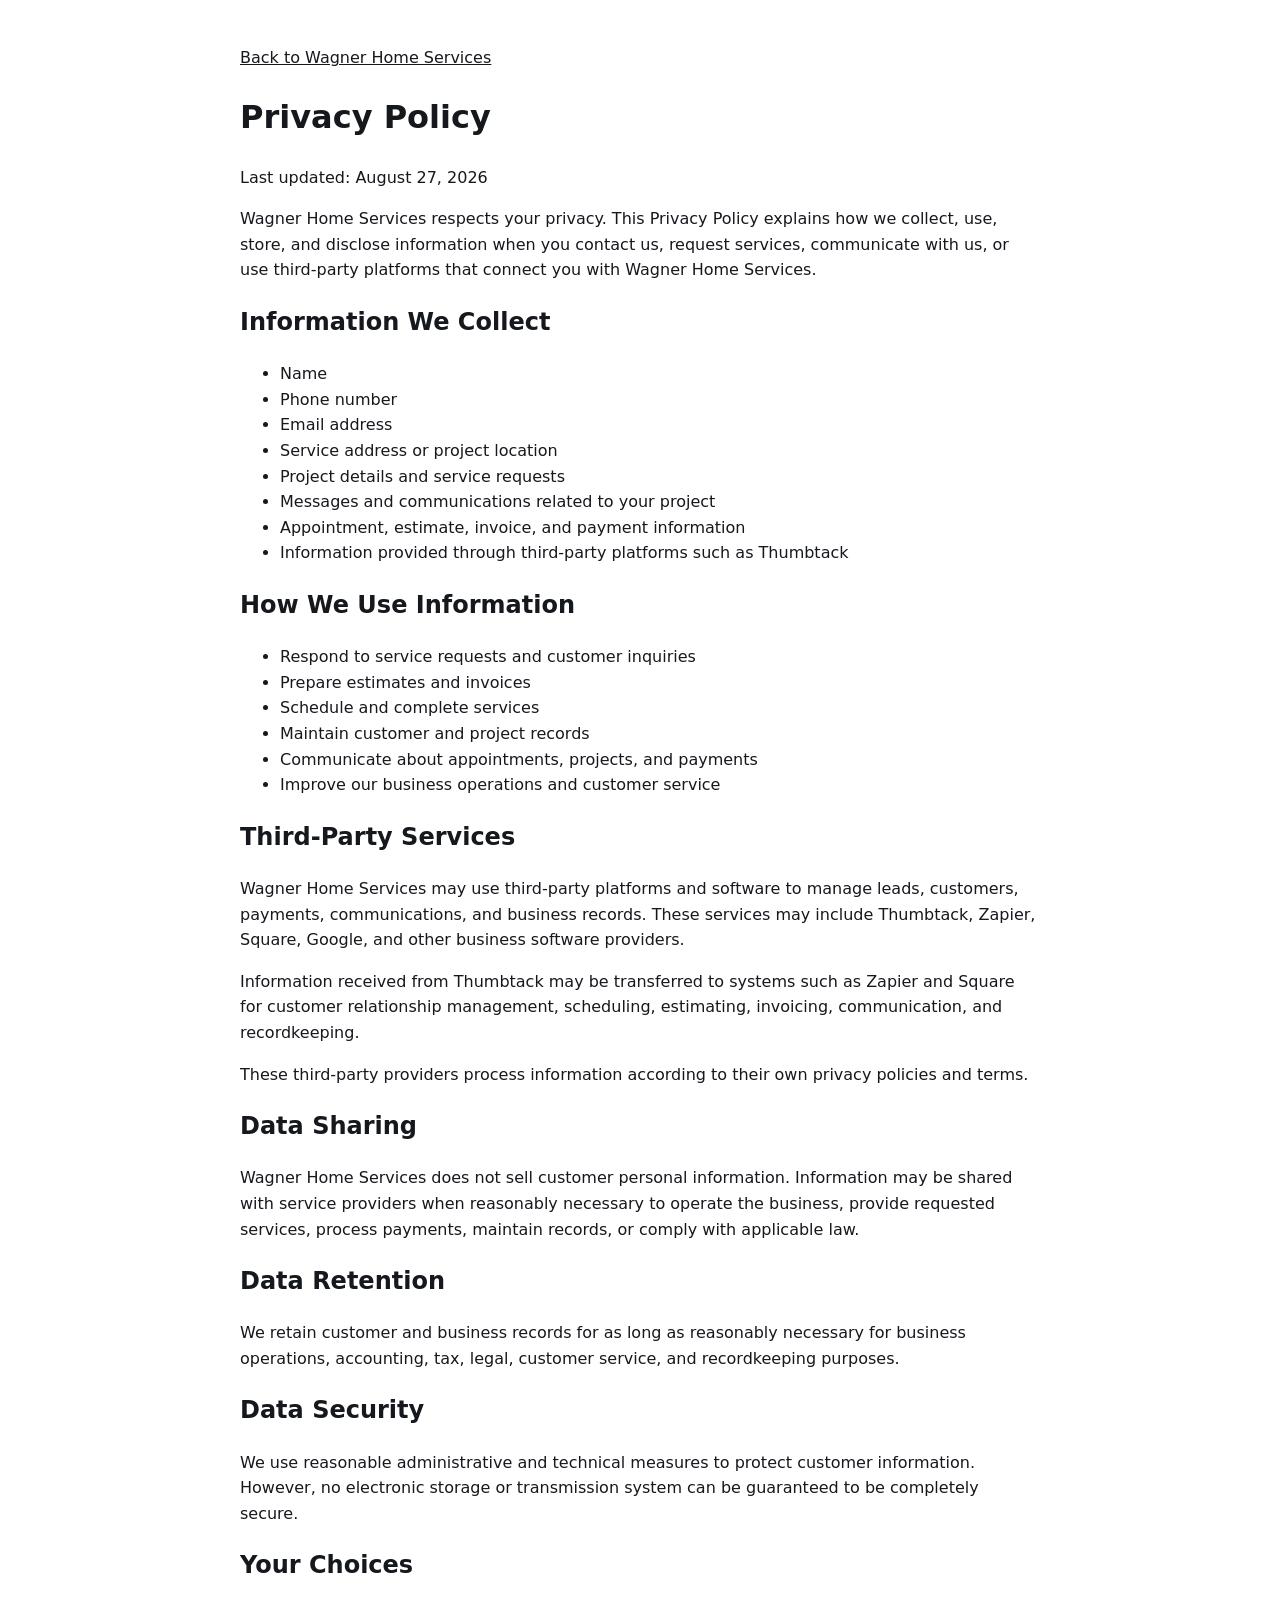
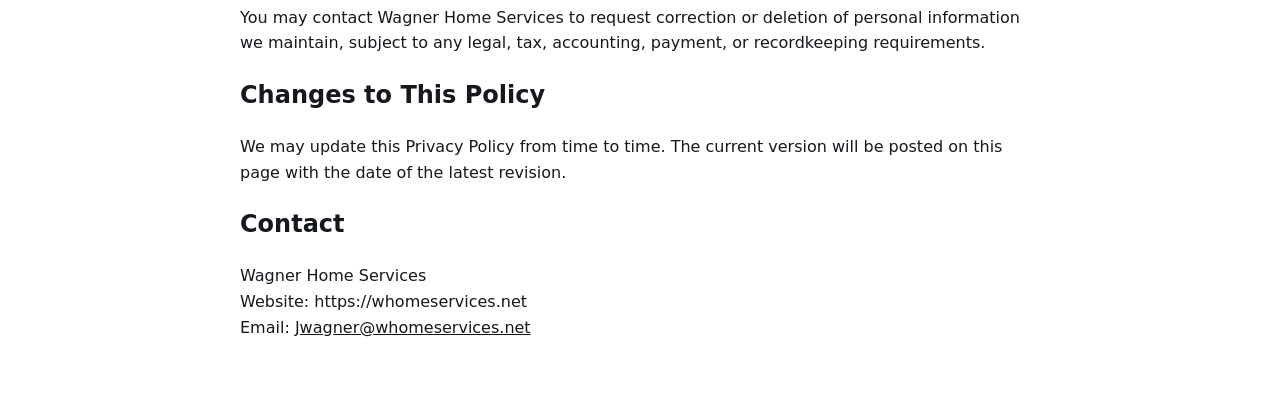
<file: privacy.html>
<!DOCTYPE html>
<html lang="en">
<head>
  <meta charset="UTF-8">
  <meta name="viewport" content="width=device-width, initial-scale=1.0">
  
<title>Privacy Policy | Wagner Home Services</title>
 <meta name="description" content="How Wagner Home Services collects and uses information when you request estimates, schedule services or contact the business.">
 <link rel="canonical" href="https://whomeservices.net/privacy.html">
 <meta property="og:title" content="Privacy Policy | Wagner Home Services"><meta property="og:description" content="How Wagner Home Services collects and uses information when you request estimates, schedule services or contact the business.">
 <meta property="og:type" content="website"><meta property="og:url" content="https://whomeservices.net/privacy.html"><meta property="og:site_name" content="Wagner Home Services">
 <meta property="og:locale" content="en_US"><meta property="og:image" content="https://whomeservices.net/image/projects/brook_bookcase.webp"><meta property="og:image:alt" content="IKEA bookcase wall with custom trim by Wagner Home Services">
 <meta name="twitter:card" content="summary_large_image"><link rel="icon" href="image/logo.webp" type="image/webp"><link rel="stylesheet" href="style.css"></head>
<body>
  <main class="container narrow legal-content"><a href="index.html">Back to Wagner Home Services</a>
    <h1>Privacy Policy</h1>
    <p>Last updated: August 27, 2026</p>

    <p>Wagner Home Services respects your privacy. This Privacy Policy explains how we collect, use, store, and disclose information when you contact us, request services, communicate with us, or use third-party platforms that connect you with Wagner Home Services.</p>

    <h2>Information We Collect</h2>
    <ul>
      <li>Name</li>
      <li>Phone number</li>
      <li>Email address</li>
      <li>Service address or project location</li>
      <li>Project details and service requests</li>
      <li>Messages and communications related to your project</li>
      <li>Appointment, estimate, invoice, and payment information</li>
      <li>Information provided through third-party platforms such as Thumbtack</li>
    </ul>

    <h2>How We Use Information</h2>
    <ul>
      <li>Respond to service requests and customer inquiries</li>
      <li>Prepare estimates and invoices</li>
      <li>Schedule and complete services</li>
      <li>Maintain customer and project records</li>
      <li>Communicate about appointments, projects, and payments</li>
      <li>Improve our business operations and customer service</li>
    </ul>

    <h2>Third-Party Services</h2>
    <p>Wagner Home Services may use third-party platforms and software to manage leads, customers, payments, communications, and business records. These services may include Thumbtack, Zapier, Square, Google, and other business software providers.</p>
    <p>Information received from Thumbtack may be transferred to systems such as Zapier and Square for customer relationship management, scheduling, estimating, invoicing, communication, and recordkeeping.</p>
    <p>These third-party providers process information according to their own privacy policies and terms.</p>

    <h2>Data Sharing</h2>
    <p>Wagner Home Services does not sell customer personal information. Information may be shared with service providers when reasonably necessary to operate the business, provide requested services, process payments, maintain records, or comply with applicable law.</p>

    <h2>Data Retention</h2>
    <p>We retain customer and business records for as long as reasonably necessary for business operations, accounting, tax, legal, customer service, and recordkeeping purposes.</p>

    <h2>Data Security</h2>
    <p>We use reasonable administrative and technical measures to protect customer information. However, no electronic storage or transmission system can be guaranteed to be completely secure.</p>

    <h2>Your Choices</h2>
    <p>You may contact Wagner Home Services to request correction or deletion of personal information we maintain, subject to any legal, tax, accounting, payment, or recordkeeping requirements.</p>

    <h2>Changes to This Policy</h2>
    <p>We may update this Privacy Policy from time to time. The current version will be posted on this page with the date of the latest revision.</p>

    <h2>Contact</h2>
    <p>Wagner Home Services<br>
    Website: https://whomeservices.net<br>
    Email: <a href="mailto:Jwagner@whomeservices.net">Jwagner@whomeservices.net</a></p>
  </main>
</body>
</html>
</file>
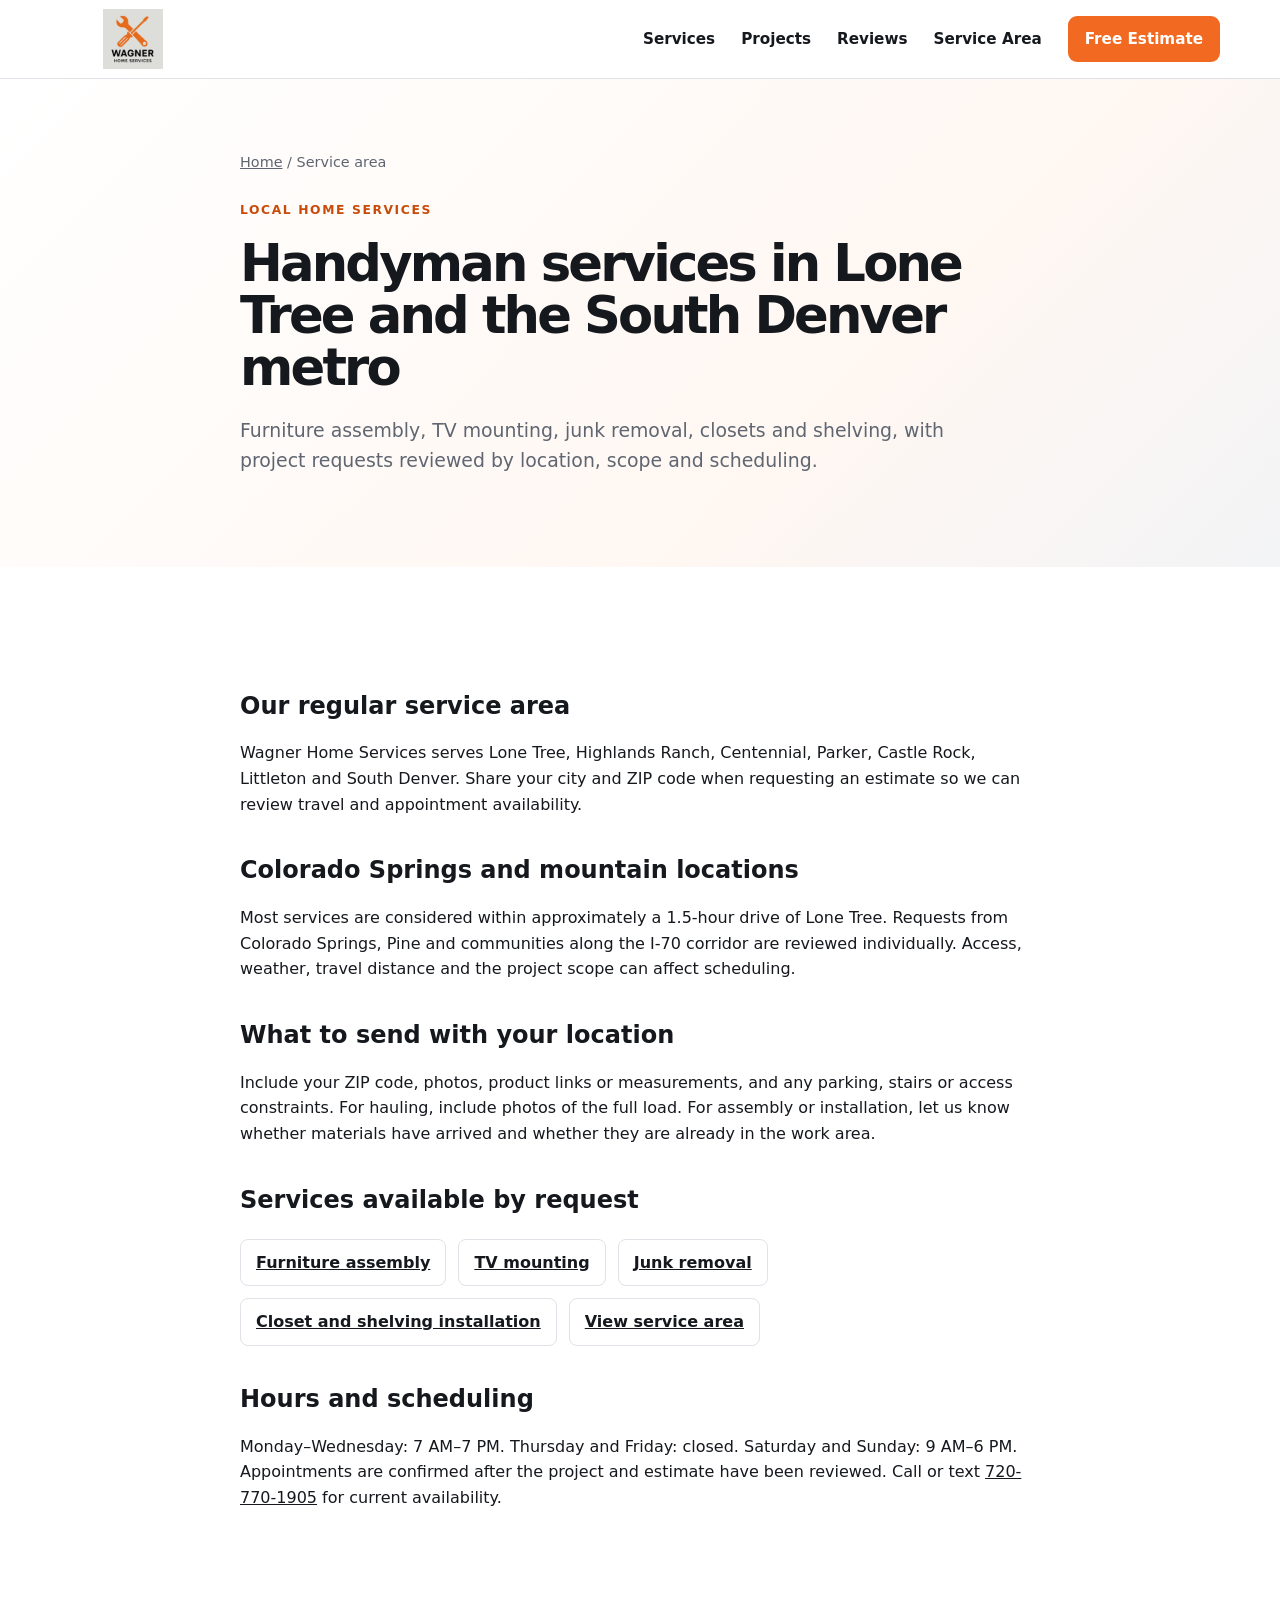
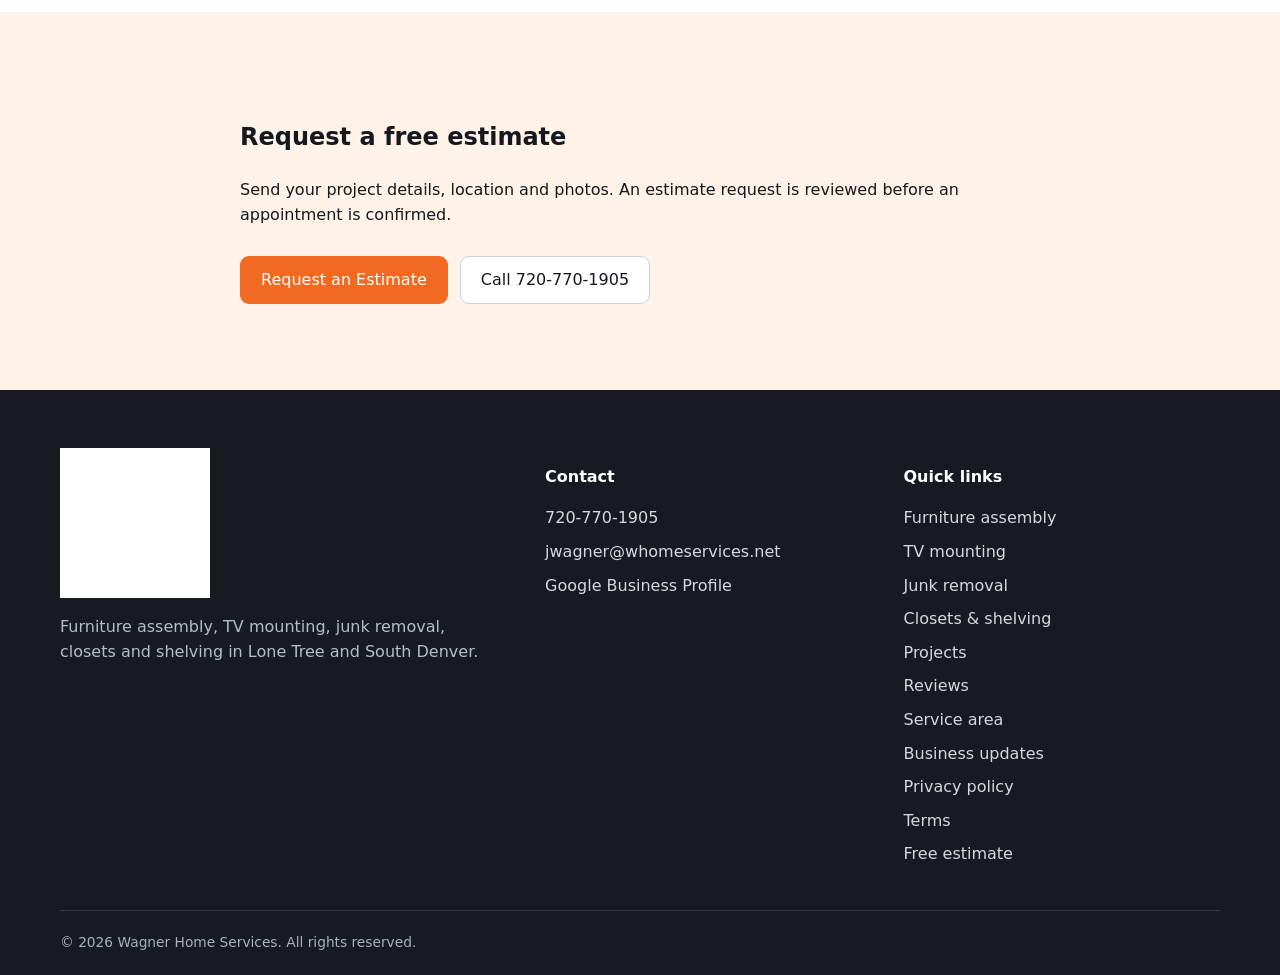
<file: service-areas.html>
<!doctype html><html lang="en"><head><meta charset="utf-8"><meta name="viewport" content="width=device-width, initial-scale=1"><title>Handyman Service Area: Lone Tree &amp; South Denver | Wagner</title>
 <meta name="description" content="Furniture assembly, TV mounting, junk removal and shelving in Lone Tree, Highlands Ranch, Centennial, Parker, Castle Rock and Littleton. Explore our service area.">
 <link rel="canonical" href="https://whomeservices.net/service-areas.html">
 <meta property="og:title" content="Handyman Service Area: Lone Tree &amp; South Denver | Wagner"><meta property="og:description" content="Furniture assembly, TV mounting, junk removal and shelving in Lone Tree, Highlands Ranch, Centennial, Parker, Castle Rock and Littleton. Explore our service area.">
 <meta property="og:type" content="website"><meta property="og:url" content="https://whomeservices.net/service-areas.html"><meta property="og:site_name" content="Wagner Home Services">
 <meta property="og:locale" content="en_US"><meta property="og:image" content="https://whomeservices.net/image/projects/brook_bookcase.webp"><meta property="og:image:alt" content="IKEA bookcase wall with custom trim by Wagner Home Services">
 <meta name="twitter:card" content="summary_large_image"><link rel="icon" href="image/logo.webp" type="image/webp"><meta name="theme-color" content="#f26a21"><link rel="stylesheet" href="style.css"><script type="application/ld+json">{"@context": "https://schema.org", "@graph": [{"@type": "HomeAndConstructionBusiness", "@id": "https://whomeservices.net/#business", "name": "Wagner Home Services", "url": "https://whomeservices.net/", "telephone": "+1-720-770-1905", "email": "jwagner@whomeservices.net", "logo": "https://whomeservices.net/image/logo.webp", "image": "https://whomeservices.net/image/projects/brook_bookcase.webp", "description": "Furniture assembly, TV mounting, junk removal, closet systems and shelving installation in Lone Tree and the South Denver metro.", "sameAs": ["https://maps.app.goo.gl/wkq131nkURtGGpyy5"], "areaServed": [{"@type": "Place", "name": "Lone Tree, Colorado"}, {"@type": "Place", "name": "Highlands Ranch, Colorado"}, {"@type": "Place", "name": "Centennial, Colorado"}, {"@type": "Place", "name": "Parker, Colorado"}, {"@type": "Place", "name": "Castle Rock, Colorado"}, {"@type": "Place", "name": "Littleton, Colorado"}, {"@type": "Place", "name": "South Denver, Colorado"}, {"@type": "Place", "name": "Colorado Springs, Colorado"}, {"@type": "Place", "name": "Pine, Colorado"}], "openingHoursSpecification": [{"@type": "OpeningHoursSpecification", "dayOfWeek": ["Monday", "Tuesday", "Wednesday"], "opens": "07:00", "closes": "19:00"}, {"@type": "OpeningHoursSpecification", "dayOfWeek": ["Saturday", "Sunday"], "opens": "09:00", "closes": "18:00"}]}]}</script></head><body><a class="skip-link" href="#main">Skip to content</a><header class="site-header">
    <div class="container nav-wrap">
      <a class="brand" href="index.html#top" aria-label="Wagner Home Services home"><img src="image/logo.webp" alt="Wagner Home Services logo" width="320" height="320" decoding="async"></a>
      <button class="menu-button" type="button" aria-expanded="false" aria-controls="site-nav">Menu</button>
      <nav id="site-nav" class="site-nav" aria-label="Primary navigation">
        <a href="index.html#services">Services</a>
        <a href="index.html#projects">Projects</a>
        <a href="index.html#reviews">Reviews</a>
        <a href="service-areas.html">Service Area</a>
        <a href="index.html#estimate" class="nav-cta">Free Estimate</a>
      </nav>
    </div>
  </header><main id="main"><section class="hero hero-compact"><div class="container narrow"><nav class="breadcrumbs" aria-label="Breadcrumb"><a href="index.html">Home</a> / Service area</nav><span class="eyebrow">Local home services</span><h1>Handyman services in Lone Tree and the South Denver metro</h1><p class="lead">Furniture assembly, TV mounting, junk removal, closets and shelving, with project requests reviewed by location, scope and scheduling.</p></div></section><section class="section"><div class="container narrow service-content"><h2>Our regular service area</h2><p>Wagner Home Services serves Lone Tree, Highlands Ranch, Centennial, Parker, Castle Rock, Littleton and South Denver. Share your city and ZIP code when requesting an estimate so we can review travel and appointment availability.</p><h2>Colorado Springs and mountain locations</h2><p>Most services are considered within approximately a 1.5-hour drive of Lone Tree. Requests from Colorado Springs, Pine and communities along the I-70 corridor are reviewed individually. Access, weather, travel distance and the project scope can affect scheduling.</p><h2>What to send with your location</h2><p>Include your ZIP code, photos, product links or measurements, and any parking, stairs or access constraints. For hauling, include photos of the full load. For assembly or installation, let us know whether materials have arrived and whether they are already in the work area.</p><h2>Services available by request</h2><div class="service-links"><a href="furniture-assembly.html">Furniture assembly</a><a href="tv-mounting.html">TV mounting</a><a href="junk-removal.html">Junk removal</a><a href="closets-shelving.html">Closet and shelving installation</a><a href="service-areas.html">View service area</a></div><h2>Hours and scheduling</h2><p>Monday–Wednesday: 7 AM–7 PM. Thursday and Friday: closed. Saturday and Sunday: 9 AM–6 PM. Appointments are confirmed after the project and estimate have been reviewed. Call or text <a href="tel:7207701905">720-770-1905</a> for current availability.</p></div></section><section class="section section-accent"><div class="container narrow"><h2>Request a free estimate</h2><p>Send your project details, location and photos. An estimate request is reviewed before an appointment is confirmed.</p><div class="button-row"><a class="button button-primary" href="index.html#estimate">Request an Estimate</a><a class="button button-outline" href="tel:7207701905">Call 720-770-1905</a></div></div></section></main><footer class="site-footer">
    <div class="container footer-grid">
      <div><img src="image/logo.webp" alt="Wagner Home Services" width="320" height="320" decoding="async"><p>Furniture assembly, TV mounting, junk removal, closets and shelving in Lone Tree and South Denver.</p></div>
      <div><h3>Contact</h3><a href="tel:7207701905">720-770-1905</a><a href="mailto:jwagner@whomeservices.net">jwagner@whomeservices.net</a><a href="https://maps.app.goo.gl/wkq131nkURtGGpyy5?g_st=ac" target="_blank" rel="noopener">Google Business Profile</a></div>
      <div><h3>Quick links</h3><a href="furniture-assembly.html">Furniture assembly</a><a href="tv-mounting.html">TV mounting</a><a href="junk-removal.html">Junk removal</a><a href="closets-shelving.html">Closets &amp; shelving</a><a href="index.html#projects">Projects</a><a href="index.html#reviews">Reviews</a><a href="service-areas.html">Service area</a><a href="updates.html">Business updates</a><a href="privacy.html">Privacy policy</a><a href="terms.html">Terms</a><a href="index.html#estimate">Free estimate</a></div>
    </div>
    <div class="container copyright">© <span id="year"></span> Wagner Home Services. All rights reserved.</div>
  </footer><script src="script.js" defer></script></body></html>
</file>
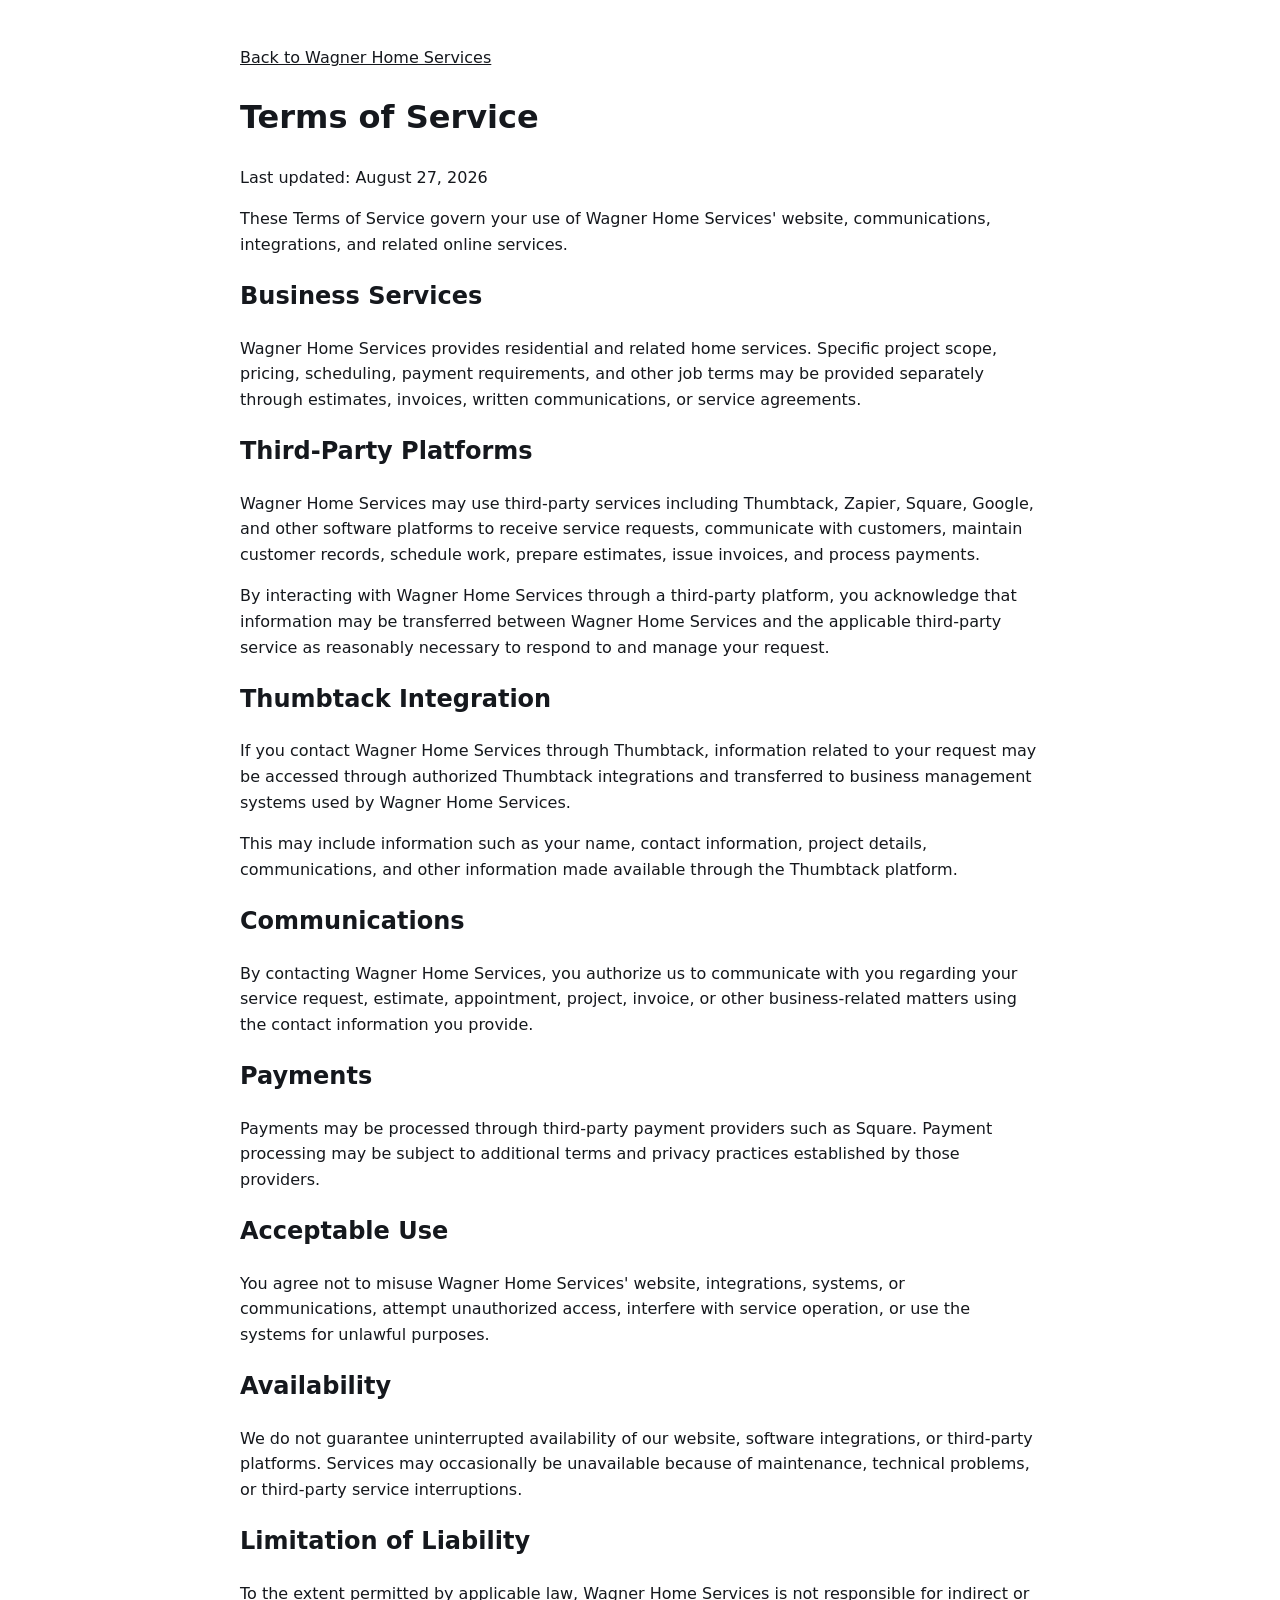
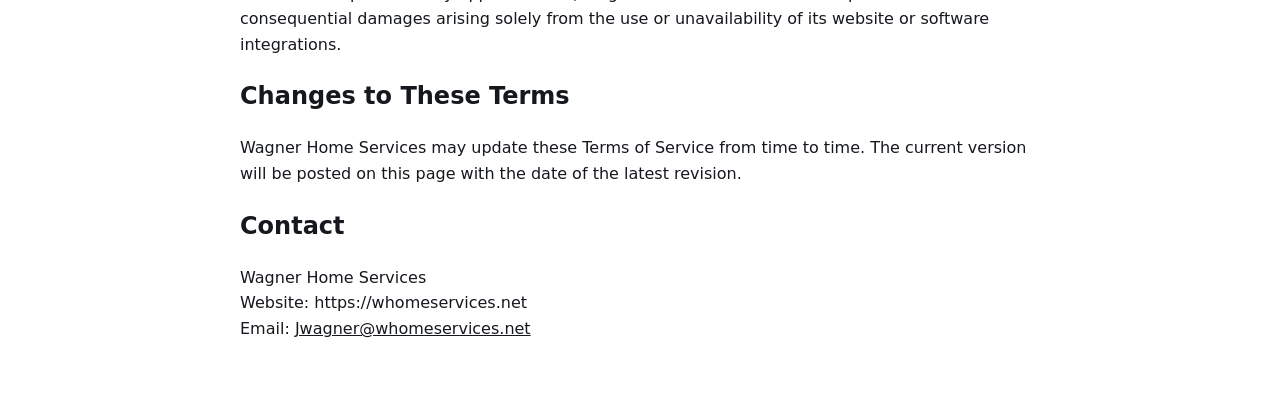
<file: terms.html>
<!DOCTYPE html>
<html lang="en">
<head>
  <meta charset="UTF-8">
  <meta name="viewport" content="width=device-width, initial-scale=1.0">
  
<title>Terms of Service | Wagner Home Services</title>
 <meta name="description" content="Terms for using the Wagner Home Services website and requesting home services.">
 <link rel="canonical" href="https://whomeservices.net/terms.html">
 <meta property="og:title" content="Terms of Service | Wagner Home Services"><meta property="og:description" content="Terms for using the Wagner Home Services website and requesting home services.">
 <meta property="og:type" content="website"><meta property="og:url" content="https://whomeservices.net/terms.html"><meta property="og:site_name" content="Wagner Home Services">
 <meta property="og:locale" content="en_US"><meta property="og:image" content="https://whomeservices.net/image/projects/brook_bookcase.webp"><meta property="og:image:alt" content="IKEA bookcase wall with custom trim by Wagner Home Services">
 <meta name="twitter:card" content="summary_large_image"><link rel="icon" href="image/logo.webp" type="image/webp"><link rel="stylesheet" href="style.css"></head>
<body>
  <main class="container narrow legal-content"><a href="index.html">Back to Wagner Home Services</a>
    <h1>Terms of Service</h1>
    <p>Last updated: August 27, 2026</p>

    <p>These Terms of Service govern your use of Wagner Home Services' website, communications, integrations, and related online services.</p>

    <h2>Business Services</h2>
    <p>Wagner Home Services provides residential and related home services. Specific project scope, pricing, scheduling, payment requirements, and other job terms may be provided separately through estimates, invoices, written communications, or service agreements.</p>

    <h2>Third-Party Platforms</h2>
    <p>Wagner Home Services may use third-party services including Thumbtack, Zapier, Square, Google, and other software platforms to receive service requests, communicate with customers, maintain customer records, schedule work, prepare estimates, issue invoices, and process payments.</p>
    <p>By interacting with Wagner Home Services through a third-party platform, you acknowledge that information may be transferred between Wagner Home Services and the applicable third-party service as reasonably necessary to respond to and manage your request.</p>

    <h2>Thumbtack Integration</h2>
    <p>If you contact Wagner Home Services through Thumbtack, information related to your request may be accessed through authorized Thumbtack integrations and transferred to business management systems used by Wagner Home Services.</p>
    <p>This may include information such as your name, contact information, project details, communications, and other information made available through the Thumbtack platform.</p>

    <h2>Communications</h2>
    <p>By contacting Wagner Home Services, you authorize us to communicate with you regarding your service request, estimate, appointment, project, invoice, or other business-related matters using the contact information you provide.</p>

    <h2>Payments</h2>
    <p>Payments may be processed through third-party payment providers such as Square. Payment processing may be subject to additional terms and privacy practices established by those providers.</p>

    <h2>Acceptable Use</h2>
    <p>You agree not to misuse Wagner Home Services' website, integrations, systems, or communications, attempt unauthorized access, interfere with service operation, or use the systems for unlawful purposes.</p>

    <h2>Availability</h2>
    <p>We do not guarantee uninterrupted availability of our website, software integrations, or third-party platforms. Services may occasionally be unavailable because of maintenance, technical problems, or third-party service interruptions.</p>

    <h2>Limitation of Liability</h2>
    <p>To the extent permitted by applicable law, Wagner Home Services is not responsible for indirect or consequential damages arising solely from the use or unavailability of its website or software integrations.</p>

    <h2>Changes to These Terms</h2>
    <p>Wagner Home Services may update these Terms of Service from time to time. The current version will be posted on this page with the date of the latest revision.</p>

    <h2>Contact</h2>
    <p>Wagner Home Services<br>
    Website: https://whomeservices.net<br>
    Email: <a href="mailto:Jwagner@whomeservices.net">Jwagner@whomeservices.net</a></p>
  </main>
</body>
</html>
</file>
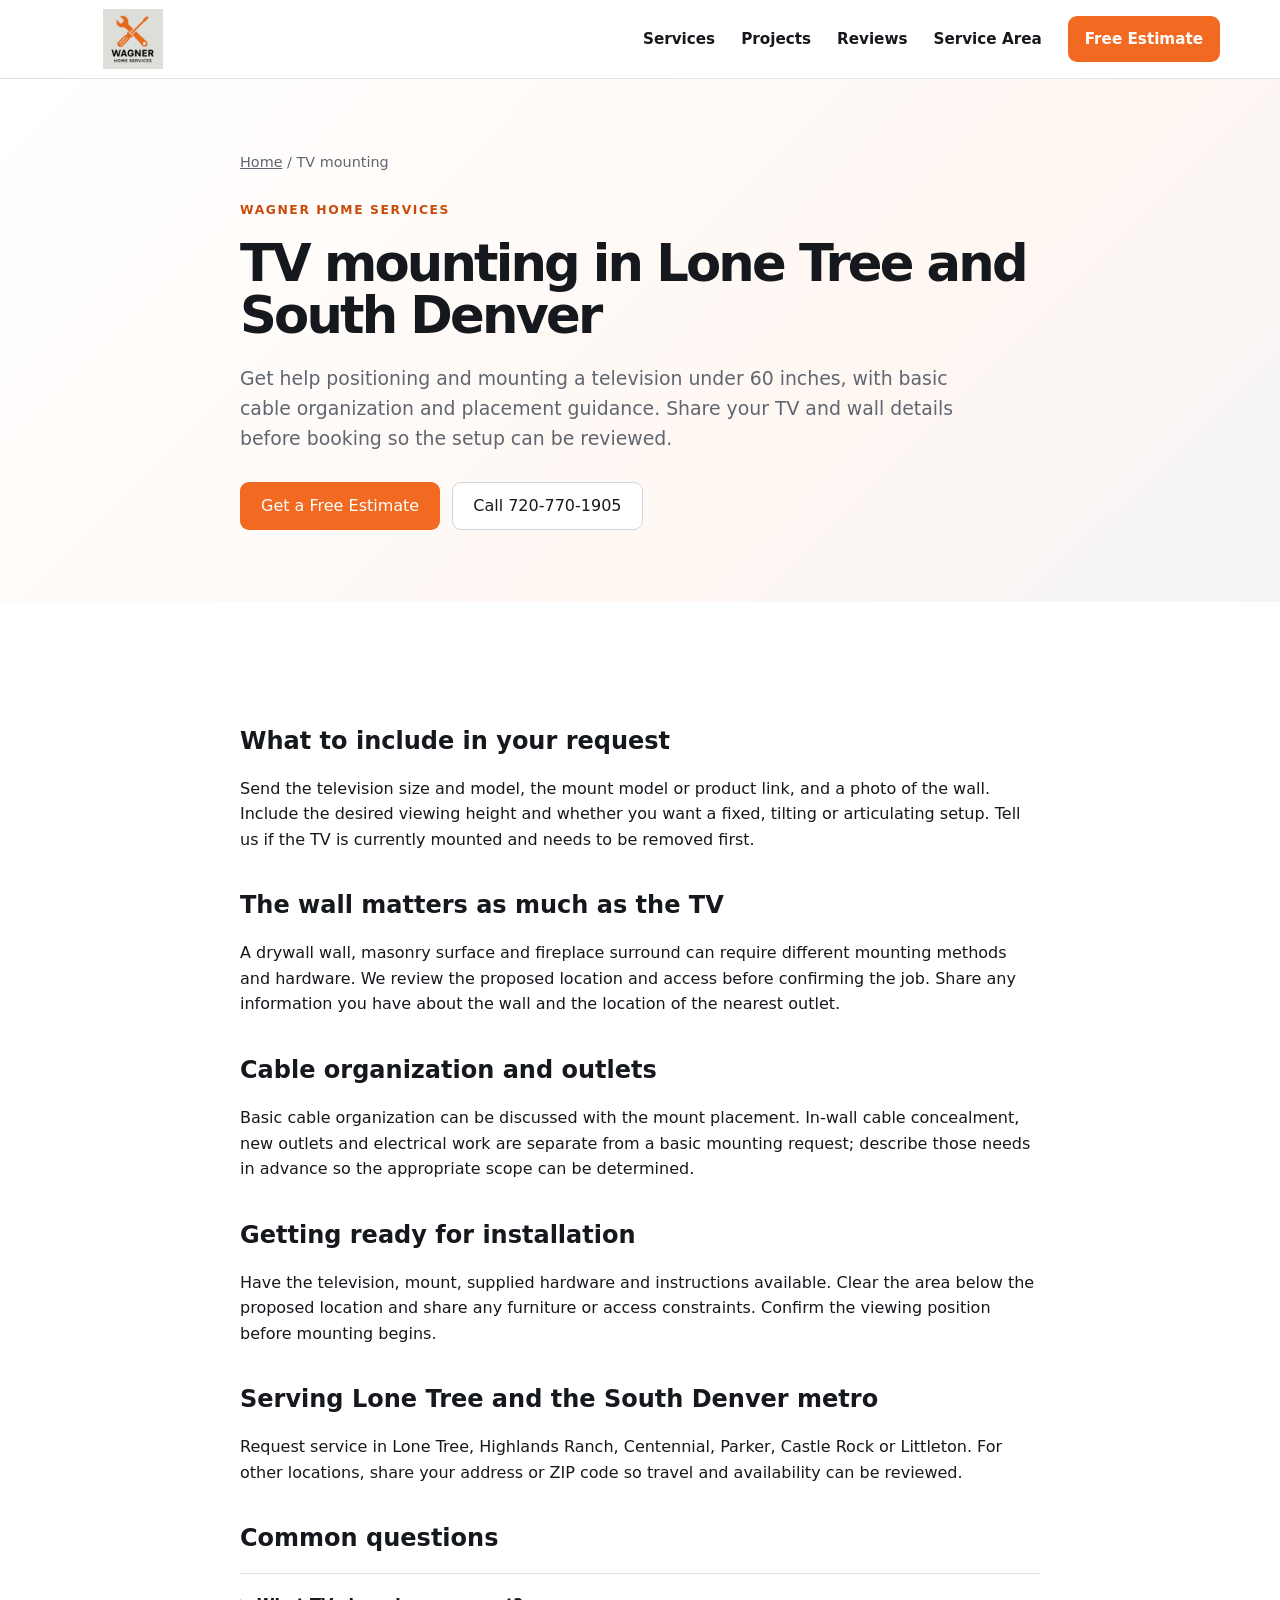
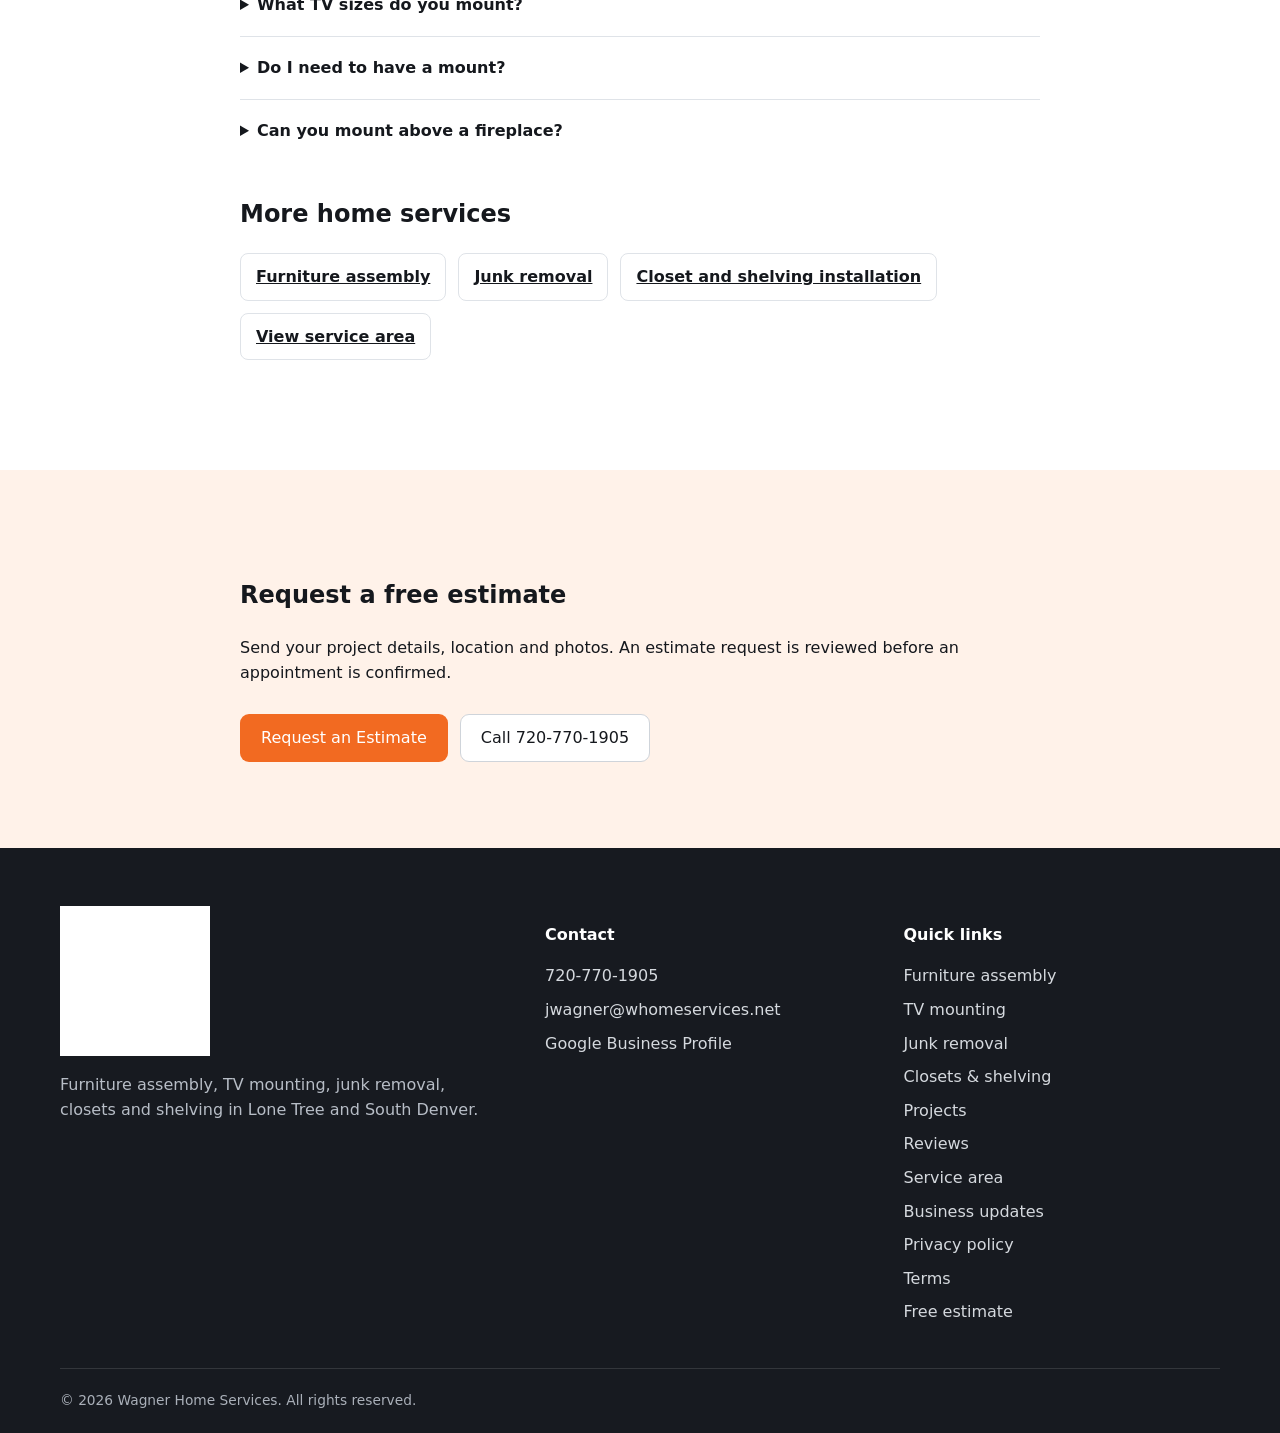
<file: tv-mounting.html>
<!doctype html><html lang="en"><head><meta charset="utf-8"><meta name="viewport" content="width=device-width, initial-scale=1"><title>TV Mounting in Lone Tree &amp; South Denver | Wagner Home Services</title>
 <meta name="description" content="TV mounting for televisions under 60 inches in Lone Tree, Centennial, Highlands Ranch, Parker and Castle Rock. Send your TV, mount and wall details for an estimate.">
 <link rel="canonical" href="https://whomeservices.net/tv-mounting.html">
 <meta property="og:title" content="TV Mounting in Lone Tree &amp; South Denver | Wagner Home Services"><meta property="og:description" content="TV mounting for televisions under 60 inches in Lone Tree, Centennial, Highlands Ranch, Parker and Castle Rock. Send your TV, mount and wall details for an estimate.">
 <meta property="og:type" content="website"><meta property="og:url" content="https://whomeservices.net/tv-mounting.html"><meta property="og:site_name" content="Wagner Home Services">
 <meta property="og:locale" content="en_US"><meta property="og:image" content="https://whomeservices.net/image/projects/brook_bookcase.webp"><meta property="og:image:alt" content="IKEA bookcase wall with custom trim by Wagner Home Services">
 <meta name="twitter:card" content="summary_large_image"><link rel="icon" href="image/logo.webp" type="image/webp"><meta name="theme-color" content="#f26a21"><link rel="stylesheet" href="style.css"><script type="application/ld+json">{"@context": "https://schema.org", "@graph": [{"@type": "Service", "@id": "https://whomeservices.net/tv-mounting.html#service", "name": "TV mounting", "url": "https://whomeservices.net/tv-mounting.html", "description": "TV mounting for televisions under 60 inches in Lone Tree, Centennial, Highlands Ranch, Parker and Castle Rock. Send your TV, mount and wall details for an estimate.", "provider": {"@id": "https://whomeservices.net/#business"}, "areaServed": [{"@type": "Place", "name": "Lone Tree, Colorado"}, {"@type": "Place", "name": "Highlands Ranch, Colorado"}, {"@type": "Place", "name": "Centennial, Colorado"}, {"@type": "Place", "name": "Parker, Colorado"}, {"@type": "Place", "name": "Castle Rock, Colorado"}, {"@type": "Place", "name": "Littleton, Colorado"}, {"@type": "Place", "name": "South Denver, Colorado"}, {"@type": "Place", "name": "Colorado Springs, Colorado"}, {"@type": "Place", "name": "Pine, Colorado"}]}, {"@type": "HomeAndConstructionBusiness", "@id": "https://whomeservices.net/#business", "name": "Wagner Home Services", "url": "https://whomeservices.net/", "telephone": "+1-720-770-1905", "email": "jwagner@whomeservices.net", "logo": "https://whomeservices.net/image/logo.webp", "image": "https://whomeservices.net/image/projects/brook_bookcase.webp", "description": "Furniture assembly, TV mounting, junk removal, closet systems and shelving installation in Lone Tree and the South Denver metro.", "sameAs": ["https://maps.app.goo.gl/wkq131nkURtGGpyy5"], "areaServed": [{"@type": "Place", "name": "Lone Tree, Colorado"}, {"@type": "Place", "name": "Highlands Ranch, Colorado"}, {"@type": "Place", "name": "Centennial, Colorado"}, {"@type": "Place", "name": "Parker, Colorado"}, {"@type": "Place", "name": "Castle Rock, Colorado"}, {"@type": "Place", "name": "Littleton, Colorado"}, {"@type": "Place", "name": "South Denver, Colorado"}, {"@type": "Place", "name": "Colorado Springs, Colorado"}, {"@type": "Place", "name": "Pine, Colorado"}], "openingHoursSpecification": [{"@type": "OpeningHoursSpecification", "dayOfWeek": ["Monday", "Tuesday", "Wednesday"], "opens": "07:00", "closes": "19:00"}, {"@type": "OpeningHoursSpecification", "dayOfWeek": ["Saturday", "Sunday"], "opens": "09:00", "closes": "18:00"}]}, {"@type": "BreadcrumbList", "itemListElement": [{"@type": "ListItem", "position": 1, "name": "Home", "item": "https://whomeservices.net/"}, {"@type": "ListItem", "position": 2, "name": "TV mounting", "item": "https://whomeservices.net/tv-mounting.html"}]}]}</script></head><body><a class="skip-link" href="#main">Skip to content</a><header class="site-header">
    <div class="container nav-wrap">
      <a class="brand" href="index.html#top" aria-label="Wagner Home Services home"><img src="image/logo.webp" alt="Wagner Home Services logo" width="320" height="320" decoding="async"></a>
      <button class="menu-button" type="button" aria-expanded="false" aria-controls="site-nav">Menu</button>
      <nav id="site-nav" class="site-nav" aria-label="Primary navigation">
        <a href="index.html#services">Services</a>
        <a href="index.html#projects">Projects</a>
        <a href="index.html#reviews">Reviews</a>
        <a href="service-areas.html">Service Area</a>
        <a href="index.html#estimate" class="nav-cta">Free Estimate</a>
      </nav>
    </div>
  </header><main id="main"><section class="hero hero-compact"><div class="container narrow"><nav class="breadcrumbs" aria-label="Breadcrumb"><a href="index.html">Home</a> / TV mounting</nav><span class="eyebrow">Wagner Home Services</span><h1>TV mounting in Lone Tree and South Denver</h1><p class="lead">Get help positioning and mounting a television under 60 inches, with basic cable organization and placement guidance. Share your TV and wall details before booking so the setup can be reviewed.</p><div class="button-row"><a class="button button-primary" href="index.html#estimate">Get a Free Estimate</a><a class="button button-light" href="tel:7207701905">Call 720-770-1905</a></div></div></section><section class="section"><div class="container narrow service-content"><h2>What to include in your request</h2><p>Send the television size and model, the mount model or product link, and a photo of the wall. Include the desired viewing height and whether you want a fixed, tilting or articulating setup. Tell us if the TV is currently mounted and needs to be removed first.</p><h2>The wall matters as much as the TV</h2><p>A drywall wall, masonry surface and fireplace surround can require different mounting methods and hardware. We review the proposed location and access before confirming the job. Share any information you have about the wall and the location of the nearest outlet.</p><h2>Cable organization and outlets</h2><p>Basic cable organization can be discussed with the mount placement. In-wall cable concealment, new outlets and electrical work are separate from a basic mounting request; describe those needs in advance so the appropriate scope can be determined.</p><h2>Getting ready for installation</h2><p>Have the television, mount, supplied hardware and instructions available. Clear the area below the proposed location and share any furniture or access constraints. Confirm the viewing position before mounting begins.</p><h2>Serving Lone Tree and the South Denver metro</h2><p>Request service in Lone Tree, Highlands Ranch, Centennial, Parker, Castle Rock or Littleton. For other locations, share your address or ZIP code so travel and availability can be reviewed.</p><h2>Common questions</h2><details><summary>What TV sizes do you mount?</summary><p>The listed TV mounting service is for televisions under 60 inches. Include the exact screen size and model in your request.</p></details><details><summary>Do I need to have a mount?</summary><p>Tell us whether you already have a mount and send its model or product link. Hardware and material needs are reviewed before the appointment.</p></details><details><summary>Can you mount above a fireplace?</summary><p>Send photos of the surround, the TV and the proposed placement. Wall construction, heat, viewing height and outlet access need to be reviewed before the job can be confirmed.</p></details><h2>More home services</h2><div class="service-links"><a href="furniture-assembly.html">Furniture assembly</a><a href="junk-removal.html">Junk removal</a><a href="closets-shelving.html">Closet and shelving installation</a><a href="service-areas.html">View service area</a></div></div></section><section class="section section-accent"><div class="container narrow"><h2>Request a free estimate</h2><p>Send your project details, location and photos. An estimate request is reviewed before an appointment is confirmed.</p><div class="button-row"><a class="button button-primary" href="index.html#estimate">Request an Estimate</a><a class="button button-outline" href="tel:7207701905">Call 720-770-1905</a></div></div></section></main><footer class="site-footer">
    <div class="container footer-grid">
      <div><img src="image/logo.webp" alt="Wagner Home Services" width="320" height="320" decoding="async"><p>Furniture assembly, TV mounting, junk removal, closets and shelving in Lone Tree and South Denver.</p></div>
      <div><h3>Contact</h3><a href="tel:7207701905">720-770-1905</a><a href="mailto:jwagner@whomeservices.net">jwagner@whomeservices.net</a><a href="https://maps.app.goo.gl/wkq131nkURtGGpyy5?g_st=ac" target="_blank" rel="noopener">Google Business Profile</a></div>
      <div><h3>Quick links</h3><a href="furniture-assembly.html">Furniture assembly</a><a href="tv-mounting.html">TV mounting</a><a href="junk-removal.html">Junk removal</a><a href="closets-shelving.html">Closets &amp; shelving</a><a href="index.html#projects">Projects</a><a href="index.html#reviews">Reviews</a><a href="service-areas.html">Service area</a><a href="updates.html">Business updates</a><a href="privacy.html">Privacy policy</a><a href="terms.html">Terms</a><a href="index.html#estimate">Free estimate</a></div>
    </div>
    <div class="container copyright">© <span id="year"></span> Wagner Home Services. All rights reserved.</div>
  </footer><script src="script.js" defer></script></body></html>
</file>
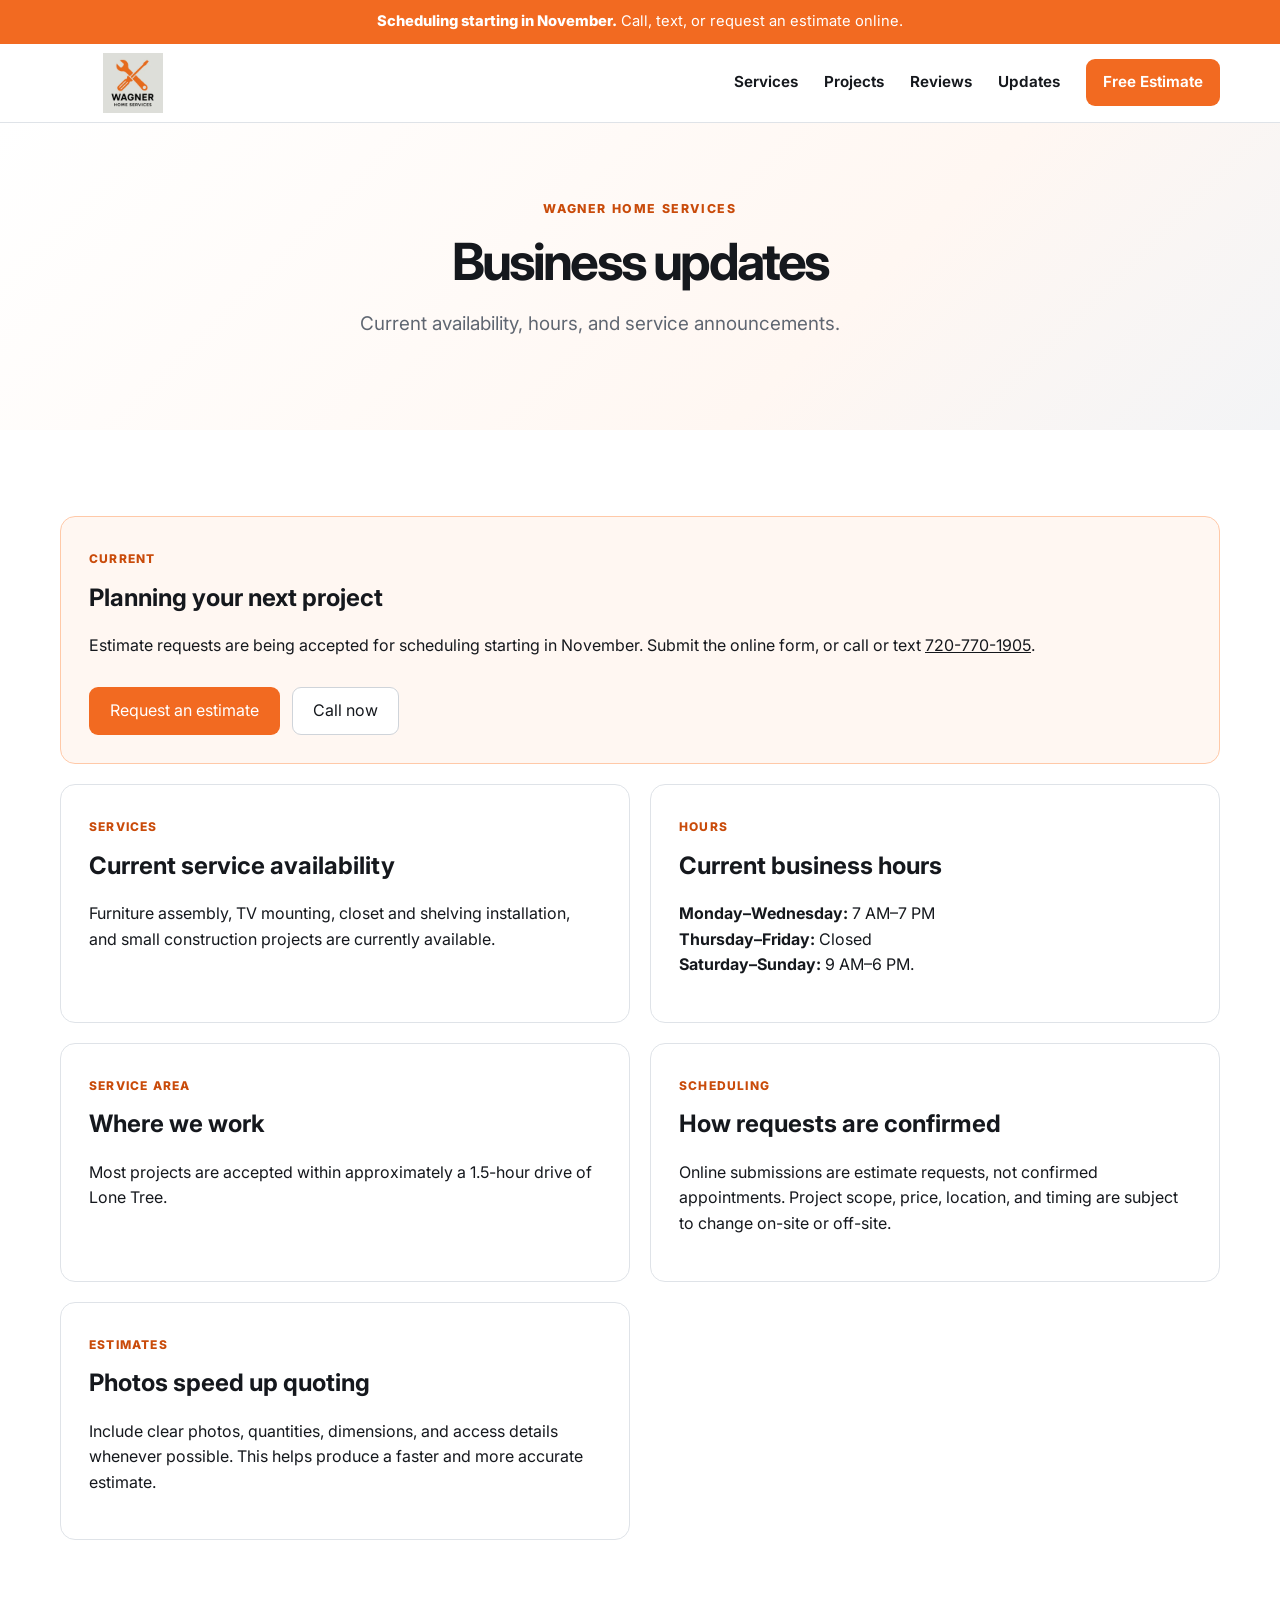
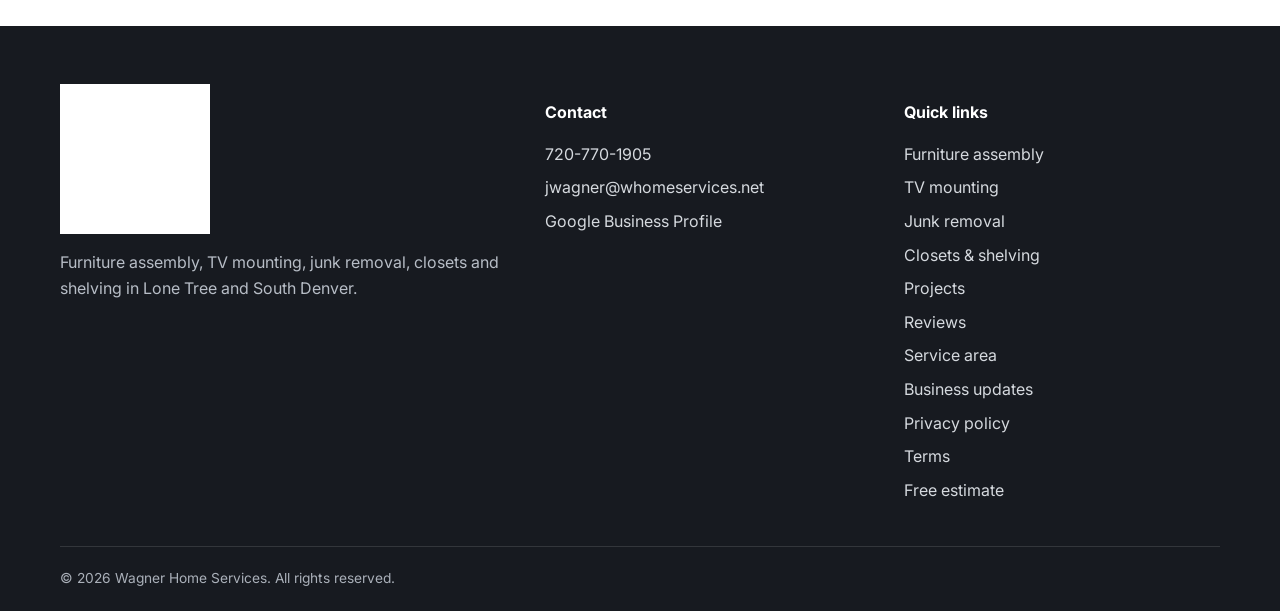
<file: updates.html>
<!doctype html>
<html lang="en">
<head>
  <meta charset="utf-8"><meta name="viewport" content="width=device-width, initial-scale=1">
  
  
  <meta name="theme-color" content="#f26a21">
  <link rel="preconnect" href="https://fonts.googleapis.com"><link rel="preconnect" href="https://fonts.gstatic.com" crossorigin>
  <link href="https://fonts.googleapis.com/css2?family=Inter:wght@400;500;600;700;800&display=swap" rel="stylesheet"><link rel="stylesheet" href="style.css">
<title>Business Updates | Wagner Home Services</title>
 <meta name="description" content="Current Wagner Home Services scheduling, hours and service announcements for Lone Tree and the South Denver metro.">
 <link rel="canonical" href="https://whomeservices.net/updates.html">
 <meta property="og:title" content="Business Updates | Wagner Home Services"><meta property="og:description" content="Current Wagner Home Services scheduling, hours and service announcements for Lone Tree and the South Denver metro.">
 <meta property="og:type" content="website"><meta property="og:url" content="https://whomeservices.net/updates.html"><meta property="og:site_name" content="Wagner Home Services">
 <meta property="og:locale" content="en_US"><meta property="og:image" content="https://whomeservices.net/image/projects/brook_bookcase.webp"><meta property="og:image:alt" content="IKEA bookcase wall with custom trim by Wagner Home Services">
 <meta name="twitter:card" content="summary_large_image"><link rel="icon" href="image/logo.webp" type="image/webp"></head>
<body>
  <div class="announcement"><strong>Scheduling starting in November.</strong> Call, text, or request an estimate online.</div>
  <header class="site-header"><div class="container nav-wrap"><a class="brand" href="index.html" aria-label="Wagner Home Services home"><img src="image/logo.webp" alt="Wagner Home Services logo" width="320" height="320" decoding="async"></a><button class="menu-button" type="button" aria-expanded="false" aria-controls="site-nav">Menu</button><nav id="site-nav" class="site-nav" aria-label="Primary navigation"><a href="index.html#services">Services</a><a href="index.html#projects">Projects</a><a href="index.html#reviews">Reviews</a><a href="updates.html" aria-current="page">Updates</a><a href="index.html#estimate" class="nav-cta">Free Estimate</a></nav></div></header>
  <main>
    <section class="hero hero-compact"><div class="container narrow center"><span class="eyebrow">Wagner Home Services</span><h1>Business updates</h1><p class="lead">Current availability, hours, and service announcements.</p></div></section>
    <section class="section"><div class="container updates-grid">
      <article class="update-card update-featured"><span class="update-date">Current</span><h2>Planning your next project</h2><p>Estimate requests are being accepted for scheduling starting in November. Submit the online form, or call or text <a href="tel:7207701905">720-770-1905</a>.</p><div class="button-row"><a class="button button-primary" href="index.html#estimate">Request an estimate</a><a class="button button-outline" href="tel:7207701905">Call now</a></div></article>
      <article class="update-card"><span class="update-date">Services</span><h2>Current service availability</h2><p>Furniture assembly, TV mounting, closet and shelving installation, and small construction projects are currently available.</p></article>
      <article class="update-card"><span class="update-date">Hours</span><h2>Current business hours</h2><p><strong>Monday–Wednesday:</strong> 7 AM–7 PM<br><strong>Thursday–Friday:</strong> Closed<br><strong>Saturday–Sunday:</strong> 9 AM–6 PM.</p></article>
      <article class="update-card"><span class="update-date">Service area</span><h2>Where we work</h2><p>Most projects are accepted within approximately a 1.5-hour drive of Lone Tree.</p></article>
      <article class="update-card"><span class="update-date">Scheduling</span><h2>How requests are confirmed</h2><p>Online submissions are estimate requests, not confirmed appointments. Project scope, price, location, and timing are subject to change on-site or off-site.</p></article>
      <article class="update-card"><span class="update-date">Estimates</span><h2>Photos speed up quoting</h2><p>Include clear photos, quantities, dimensions, and access details whenever possible. This helps produce a faster and more accurate estimate.</p></article>
    </div></section>
  </main>
  <footer class="site-footer">
    <div class="container footer-grid">
      <div><img src="image/logo.webp" alt="Wagner Home Services" width="320" height="320" decoding="async"><p>Furniture assembly, TV mounting, junk removal, closets and shelving in Lone Tree and South Denver.</p></div>
      <div><h3>Contact</h3><a href="tel:7207701905">720-770-1905</a><a href="mailto:jwagner@whomeservices.net">jwagner@whomeservices.net</a><a href="https://maps.app.goo.gl/wkq131nkURtGGpyy5?g_st=ac" target="_blank" rel="noopener">Google Business Profile</a></div>
      <div><h3>Quick links</h3><a href="furniture-assembly.html">Furniture assembly</a><a href="tv-mounting.html">TV mounting</a><a href="junk-removal.html">Junk removal</a><a href="closets-shelving.html">Closets &amp; shelving</a><a href="index.html#projects">Projects</a><a href="index.html#reviews">Reviews</a><a href="service-areas.html">Service area</a><a href="updates.html">Business updates</a><a href="privacy.html">Privacy policy</a><a href="terms.html">Terms</a><a href="index.html#estimate">Free estimate</a></div>
    </div>
    <div class="container copyright">© <span id="year"></span> Wagner Home Services. All rights reserved.</div>
  </footer>
  <script src="script.js" defer></script>
</body>
</html>
</file>
<file: style.css>
:root{--orange:#f26a21;--orange-dark:#c94b0a;--ink:#15181d;--muted:#5f6671;--soft:#f5f6f8;--line:#dfe3e8;--white:#fff;--dark:#171a20;--shadow:0 18px 45px rgba(20,24,30,.12)}*{box-sizing:border-box}html{scroll-behavior:smooth}body{margin:0;font-family:Inter,system-ui,sans-serif;color:var(--ink);background:#fff;line-height:1.6}img{max-width:100%;display:block}a{color:inherit}.container{width:min(1160px,calc(100% - 40px));margin:auto}.narrow{max-width:800px}.center{text-align:center}.announcement{padding:10px 20px;text-align:center;background:var(--orange);color:#fff;font-size:.92rem}.announcement strong{font-weight:800}.site-header{position:sticky;top:0;z-index:20;background:rgba(255,255,255,.96);backdrop-filter:blur(10px);border-bottom:1px solid var(--line)}.nav-wrap{height:78px;display:flex;align-items:center;justify-content:space-between;gap:28px}.brand img{width:145px;max-height:60px;object-fit:contain}.site-nav{display:flex;align-items:center;gap:26px}.site-nav a{text-decoration:none;font-weight:650;font-size:.95rem}.site-nav a:hover{color:var(--orange-dark)}.nav-cta{background:var(--orange);color:#fff!important;padding:11px 17px;border-radius:9px}.menu-button{display:none;border:1px solid var(--line);background:#fff;border-radius:8px;padding:9px 13px;font-weight:700}.hero{padding:84px 0;background:linear-gradient(135deg,#fff 0%,#fff7f2 65%,#f3f4f6 100%)}.hero-grid{display:grid;grid-template-columns:1.15fr .85fr;gap:58px;align-items:center}.hero h1,.hero-compact h1{font-size:clamp(2.7rem,5vw,5rem);line-height:1.02;letter-spacing:-.055em;margin:15px 0 22px}.hero-compact{padding:72px 0}.hero-compact h1{font-size:clamp(2.5rem,4vw,4rem)}.eyebrow{display:inline-block;color:var(--orange-dark);font-weight:800;text-transform:uppercase;letter-spacing:.13em;font-size:.77rem}.lead{font-size:1.18rem;color:var(--muted);max-width:720px}.button-row{display:flex;gap:12px;flex-wrap:wrap;margin-top:28px}.button{display:inline-flex;justify-content:center;align-items:center;min-height:48px;padding:0 20px;border-radius:9px;text-decoration:none;font-weight:800;border:1px solid transparent;cursor:pointer;font:inherit}.button-primary{background:var(--orange);color:#fff}.button-primary:hover{background:var(--orange-dark)}.button-light,.button-outline{background:#fff;border-color:#cfd4da;color:var(--ink)}.full{width:100%}.trust-row{display:flex;gap:22px;flex-wrap:wrap;margin-top:28px;color:#3c434d;font-weight:700;font-size:.92rem}.trust-row span:before{content:'✓';color:var(--orange);margin-right:7px}.hero-card{background:#fff;border:1px solid var(--line);border-radius:18px;overflow:hidden;box-shadow:var(--shadow)}.hero-card img{width:100%;height:340px;object-fit:cover}.hero-card div{padding:24px}.hero-card strong{font-size:1.15rem}.hero-card p{margin:7px 0 0;color:var(--muted)}.quick-facts{background:var(--dark);color:#fff}.facts-grid{display:grid;grid-template-columns:repeat(4,1fr)}.facts-grid article{padding:26px;border-right:1px solid rgba(255,255,255,.12);display:flex;flex-direction:column}.facts-grid strong{font-size:1.5rem}.facts-grid span{color:#c7cbd1;font-size:.86rem}.section{padding:86px 0}.section-soft{background:var(--soft)}.section-accent{background:#fff2e9}.section-heading{max-width:760px;margin-bottom:38px}.section-heading.center{margin-left:auto;margin-right:auto}.section-heading h2{font-size:clamp(2rem,4vw,3.3rem);line-height:1.08;letter-spacing:-.04em;margin:10px 0}.section-heading p{color:var(--muted);font-size:1.05rem}.service-grid{display:grid;grid-template-columns:repeat(3,1fr);gap:18px}.service-grid article{padding:28px;border:1px solid var(--line);border-radius:15px;background:#fff;transition:.2s}.service-grid article:hover{transform:translateY(-3px);box-shadow:var(--shadow)}.service-icon{font-weight:800;color:var(--orange);font-size:.85rem}.service-grid h3{margin:14px 0 8px}.service-grid p{margin:0;color:var(--muted)}.hours-card{margin-top:24px;padding:22px 26px;border-left:5px solid var(--orange);background:#22262d;color:#fff;border-radius:12px}.hours-card h3,.hours-card p{margin:0}.hours-card h3{margin-bottom:5px}.filter-row{display:flex;gap:10px;flex-wrap:wrap;margin-bottom:25px}.filter{border:1px solid var(--line);background:#fff;border-radius:999px;padding:9px 16px;font-weight:700;cursor:pointer}.filter.active{background:var(--ink);color:#fff}.project-grid{display:grid;grid-template-columns:repeat(3,1fr);gap:20px}.project-card{background:#fff;border-radius:15px;overflow:hidden;border:1px solid var(--line);box-shadow:0 9px 25px rgba(20,24,30,.06)}.project-card.hidden{display:none}.project-card img{height:235px;width:100%;object-fit:cover}.project-card div{padding:21px}.project-card span{font-size:.75rem;text-transform:uppercase;letter-spacing:.1em;color:var(--orange-dark);font-weight:800}.project-card h3{margin:7px 0}.project-card p{color:var(--muted);margin:0}.review-carousel{position:relative;display:grid;grid-template-columns:48px minmax(0,1fr) 48px;align-items:center;gap:14px;max-width:820px;margin:0 auto}.review-window{overflow:hidden}.review-track{display:flex;transition:transform .45s ease}.review-slide{min-width:100%;margin:0;padding:20px;display:flex;justify-content:center}.review-slide img{max-height:390px;width:auto;object-fit:contain;border-radius:14px;box-shadow:var(--shadow)}.review-arrow{border:1px solid var(--line);background:#fff;width:45px;height:45px;border-radius:50%;font-size:2rem;line-height:1;cursor:pointer}.review-dots{grid-column:1/-1;display:flex;justify-content:center;gap:6px;flex-wrap:wrap}.review-dot{width:8px;height:8px;border:0;border-radius:50%;background:#c9ced5;padding:0;cursor:pointer}.review-dot.active{background:var(--orange);transform:scale(1.25)}.review-counter{grid-column:1/-1;text-align:center;color:var(--muted);margin:2px 0 0}.review-links{margin-top:22px}.form-layout{display:grid;grid-template-columns:1.05fr .95fr;gap:56px;align-items:start}.form-layout.reverse .form-card{order:0}.form-card{background:#fff;padding:30px;border:1px solid var(--line);border-radius:16px;box-shadow:var(--shadow)}.form-grid{display:grid;grid-template-columns:1fr 1fr;gap:16px}label{display:flex;flex-direction:column;gap:6px;font-weight:700;font-size:.9rem;margin-bottom:16px}input,select,textarea{width:100%;border:1px solid #cfd4da;border-radius:8px;padding:12px 13px;font:inherit;background:#fff}textarea{resize:vertical}.honeypot{position:absolute!important;left:-9999px!important}.form-status{min-height:24px;margin-bottom:0;font-weight:600}.policy-card,.contact-card{padding:22px;border:1px solid rgba(242,106,33,.35);background:#fff;border-radius:12px;margin-top:20px}.policy-card h3,.contact-card h3{margin-top:0}.contact-card a{display:block;font-size:1.1rem;font-weight:800;color:var(--orange-dark);margin:6px 0}.narrow details{border-top:1px solid var(--line);padding:18px 0}.narrow details:last-child{border-bottom:1px solid var(--line)}summary{font-weight:800;cursor:pointer}.updates-grid{display:grid;grid-template-columns:repeat(2,1fr);gap:20px}.update-card{padding:28px;border:1px solid var(--line);border-radius:15px;background:#fff}.update-featured{grid-column:1/-1;background:#fff7f2;border-color:#ffc9a8}.update-date{font-size:.75rem;text-transform:uppercase;letter-spacing:.1em;color:var(--orange-dark);font-weight:800}.update-card h2{margin:8px 0}.site-footer{background:#171a20;color:#fff;padding:58px 0 22px}.footer-grid{display:grid;grid-template-columns:1.4fr 1fr 1fr;gap:42px}.footer-grid img{width:150px;filter:brightness(0) invert(1)}.footer-grid p{color:#b7bdc6}.footer-grid h3{font-size:1rem}.footer-grid a{display:block;text-decoration:none;color:#d5d9de;margin:8px 0}.copyright{border-top:1px solid rgba(255,255,255,.12);padding-top:20px;margin-top:35px;color:#aab0b9;font-size:.86rem}
@media(max-width:850px){.menu-button{display:block}.site-nav{display:none;position:absolute;left:20px;right:20px;top:70px;background:#fff;border:1px solid var(--line);border-radius:12px;padding:16px;box-shadow:var(--shadow);flex-direction:column;align-items:stretch}.site-nav.open{display:flex}.hero-grid,.form-layout{grid-template-columns:1fr}.hero-card img{height:280px}.facts-grid{grid-template-columns:1fr 1fr}.service-grid,.project-grid{grid-template-columns:1fr 1fr}.footer-grid{grid-template-columns:1fr 1fr}.updates-grid{grid-template-columns:1fr}.update-featured{grid-column:auto}}
@media(max-width:580px){.container{width:min(100% - 26px,1160px)}.hero,.section{padding:62px 0}.hero h1{font-size:2.8rem}.button-row .button{width:100%}.trust-row{gap:10px;flex-direction:column}.facts-grid,.service-grid,.project-grid,.form-grid,.footer-grid{grid-template-columns:1fr}.facts-grid article{border-right:0;border-bottom:1px solid rgba(255,255,255,.12)}.review-carousel{grid-template-columns:38px minmax(0,1fr) 38px;gap:5px}.review-arrow{width:36px;height:36px}.review-slide{padding:8px}.form-card{padding:21px}.nav-wrap{height:68px}.brand img{width:125px}}

/* Service information and accessible navigation */
.skip-link{position:fixed;top:-100px;left:16px;padding:12px 20px;background:#fff;color:#15181d;z-index:100;border:2px solid #c94b0a}.skip-link:focus{top:12px}:focus-visible{outline:3px solid #c94b0a;outline-offset:4px}section[id]{scroll-margin-top:100px}.service-links{display:flex;flex-wrap:wrap;gap:12px;margin:24px 0}.service-links a{padding:10px 15px;background:#fff;border:1px solid var(--line);border-radius:8px;font-weight:700}.service-content h2{line-height:1.25;margin-top:38px}.service-photo{margin:0 0 36px}.service-photo img{width:100%;height:auto;max-height:480px;object-fit:contain;background:var(--soft);border-radius:14px}.service-photo figcaption{font-size:.85rem;color:var(--muted);margin-top:8px}.breadcrumbs{font-size:.9rem;margin-bottom:22px;color:var(--muted)}.legal-content{padding-top:45px;padding-bottom:60px}.brand img,.footer-grid img{height:auto}.review-slide img{height:auto}.service-grid h3 a{text-decoration-thickness:1px;text-underline-offset:4px}@media(prefers-reduced-motion:reduce){html{scroll-behavior:auto}.review-track,.service-grid article{transition:none}}

.project-gallery{display:grid;grid-template-columns:1fr 1fr;gap:4px}.project-gallery img{width:100%;height:110px;object-fit:cover}.project-gallery img:first-child{grid-column:1/-1;height:235px}
</file>
